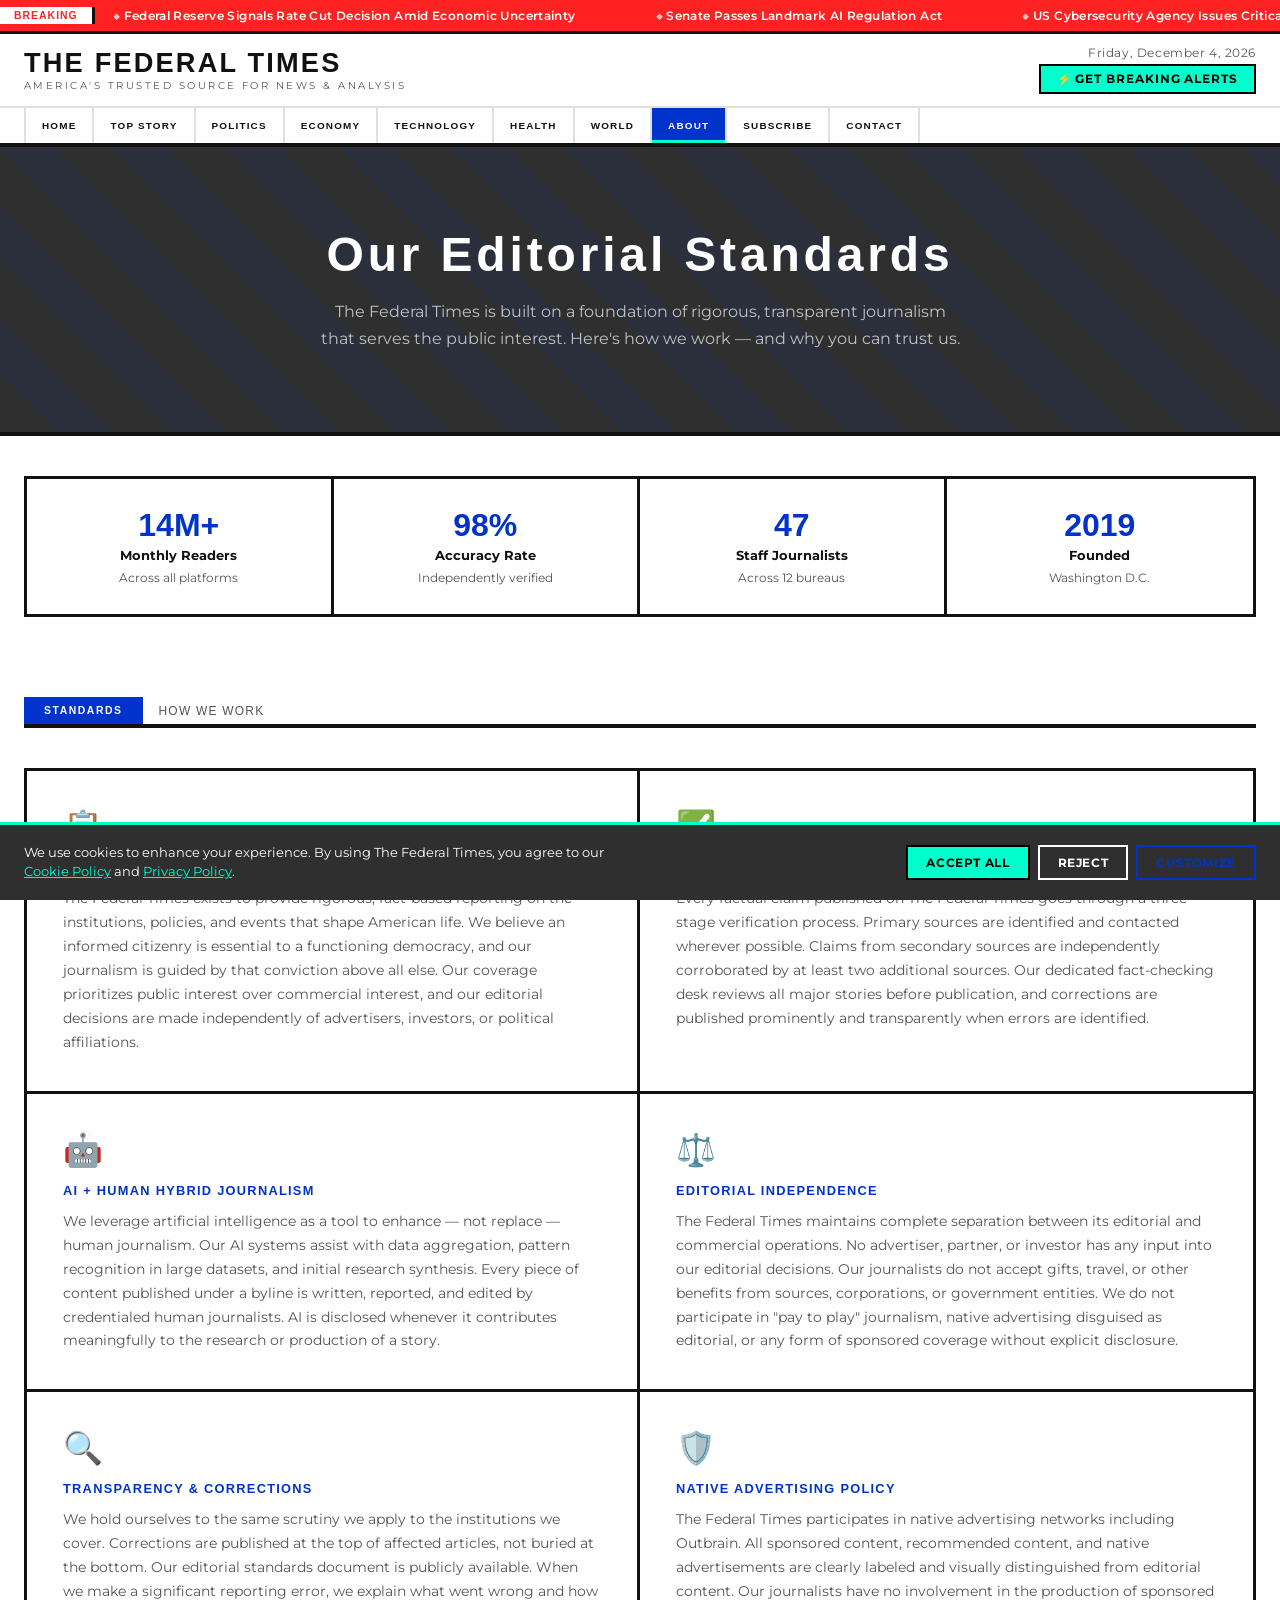
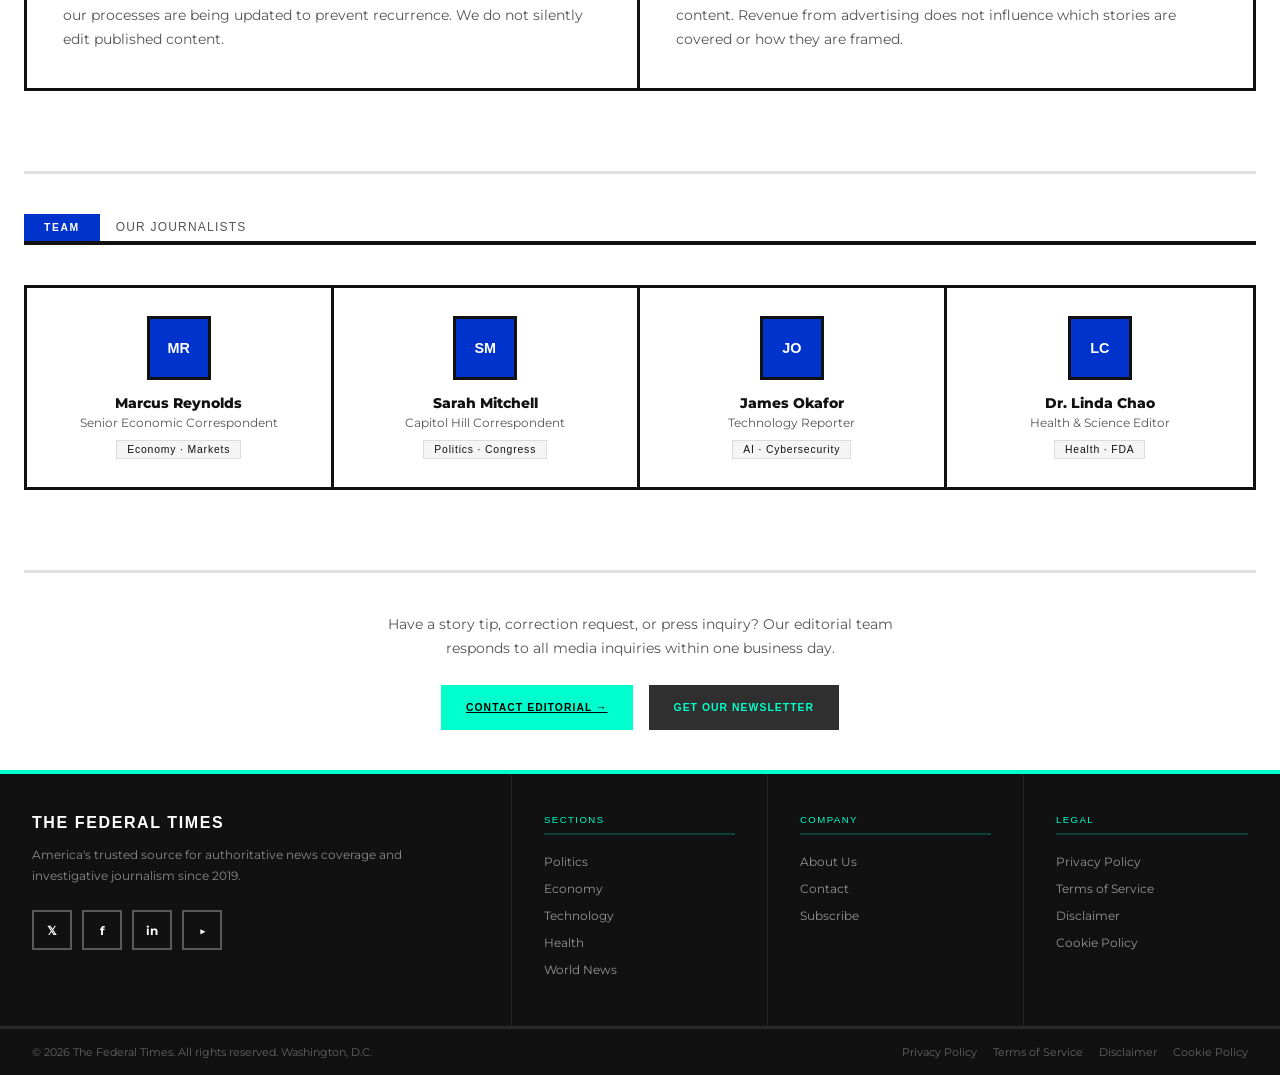
<file: pages/about.html>
<!DOCTYPE html>
<html lang="en">
<head>
<meta charset="UTF-8">
<meta name="viewport" content="width=device-width, initial-scale=1.0">
<meta name="description" content="The Federal Times editorial standards, mission, fact-checking process, and transparency information.">
<title>About — The Federal Times</title>
<link rel="stylesheet" href="../css/style.css">
<style>
.about-hero { background: var(--dark); color: #fff; padding: 80px 40px; border-bottom: 4px solid #111; text-align: center; position: relative; overflow: hidden; }
.about-hero::before { content: ''; position: absolute; inset: 0; background: repeating-linear-gradient(45deg, transparent, transparent 40px, rgba(0,51,204,.08) 40px, rgba(0,51,204,.08) 80px); }
.about-hero h1 { font-family: 'Syncopate', sans-serif; font-size: clamp(1.8rem, 4vw, 3rem); font-weight: 700; letter-spacing: .08em; margin-bottom: 16px; position: relative; }
.about-hero p { font-size: 1rem; color: rgba(255,255,255,.7); max-width: 640px; margin: 0 auto; line-height: 1.7; position: relative; }
.about-grid { display: grid; grid-template-columns: 1fr 1fr; gap: 0; border: 3px solid #111; margin: 40px 0; }
.about-block { padding: 36px; border-right: 3px solid #111; border-bottom: 3px solid #111; }
.about-block:nth-child(2n) { border-right: none; }
.about-block:nth-last-child(-n+2) { border-bottom: none; }
.about-block-icon { font-size: 2rem; margin-bottom: 14px; display: block; }
.about-block h3 { font-family: 'Syncopate', sans-serif; font-size: .8rem; font-weight: 700; letter-spacing: .1em; text-transform: uppercase; margin-bottom: 12px; color: var(--accent); }
.about-block p { font-size: .88rem; line-height: 1.7; color: var(--muted); }
.values-strip { display: grid; grid-template-columns: repeat(4, 1fr); gap: 0; border: 3px solid #111; margin: 40px 0; }
.value-item { padding: 28px 20px; border-right: 3px solid #111; text-align: center; }
.value-item:last-child { border-right: none; }
.value-num { font-family: 'Syncopate', sans-serif; font-size: 2rem; font-weight: 700; color: var(--accent); display: block; margin-bottom: 4px; }
.value-label { font-size: .8rem; font-weight: 700; display: block; margin-bottom: 4px; }
.value-desc { font-size: .72rem; color: var(--muted); }
.team-grid { display: grid; grid-template-columns: repeat(4, 1fr); gap: 0; border: 3px solid #111; margin: 40px 0; }
.team-card { border-right: 3px solid #111; padding: 28px 20px; text-align: center; }
.team-card:last-child { border-right: none; }
.team-avatar { width: 64px; height: 64px; background: var(--accent); border: 3px solid #111; display: flex; align-items: center; justify-content: center; font-family: 'Syncopate', sans-serif; font-size: .9rem; color: #fff; font-weight: 700; margin: 0 auto 14px; }
.team-name { font-weight: 800; font-size: .88rem; margin-bottom: 4px; }
.team-role { font-size: .72rem; color: var(--muted); margin-bottom: 8px; }
.team-beat { display: inline-block; background: var(--card-bg); font-size: .65rem; font-family: 'Syncopate', sans-serif; letter-spacing: .08em; padding: 3px 10px; border: 1px solid #ddd; }
@media (max-width: 768px) {
  .about-grid { grid-template-columns: 1fr; }
  .about-block { border-right: none; }
  .values-strip { grid-template-columns: 1fr 1fr; }
  .value-item:nth-child(2n) { border-right: none; }
  .team-grid { grid-template-columns: 1fr 1fr; }
  .team-card:nth-child(2n) { border-right: none; }
}
</style>
</head>
<body>

<!-- COOKIE BANNER -->
<div id="cookie-banner" style="display:none">
  <p>We use cookies to enhance your experience. By using The Federal Times, you agree to our <a href="cookie-policy.html">Cookie Policy</a> and <a href="privacy.html">Privacy Policy</a>.</p>
  <div class="cookie-btns">
    <button class="btn-accept" onclick="closeCookie('accepted')">Accept All</button>
    <button class="btn-reject" onclick="closeCookie('rejected')">Reject</button>
    <button class="btn-customize" onclick="closeCookie('customized')">Customize</button>
  </div>
</div>
<div id="ticker-bar"><div class="ticker-label">BREAKING</div><div style="overflow:hidden;flex:1"><div class="ticker-track"><span>Federal Reserve Signals Rate Cut Decision Amid Economic Uncertainty</span><span>Senate Passes Landmark AI Regulation Act</span><span>US Cybersecurity Agency Issues Critical Alert For Infrastructure Systems</span><span>Smart Cities Initiative Expands to 40 U.S. Metropolitan Areas</span><span>Federal Reserve Signals Rate Cut Decision Amid Economic Uncertainty</span><span>Senate Passes Landmark AI Regulation Act</span><span>US Cybersecurity Agency Issues Critical Alert</span></div></div></div>
<header>
  <div class="header-top">
    <div class="logo-block"><a class="logo-name" href="../index.html">THE FEDERAL TIMES</a><div class="logo-tagline">America's Trusted Source for News &amp; Analysis</div></div>
    <div class="header-meta"><div class="header-date" id="header-date"></div><button class="header-cta-btn" onclick="openModal('Breaking News Alerts — Free')">⚡ Get Breaking Alerts</button></div>
  </div>
  <nav>
    <a href="../index.html">Home</a><a href="article.html">Top Story</a><a href="politics.html">Politics</a><a href="economy.html">Economy</a><a href="technology.html">Technology</a><a href="health.html">Health</a><a href="world.html">World</a><a href="about.html" class="active">About</a><a href="subscribe.html">Subscribe</a><a href="contact.html">Contact</a>
  </nav>
</header>

<div class="about-hero">
  <h1>Our Editorial Standards</h1>
  <p>The Federal Times is built on a foundation of rigorous, transparent journalism that serves the public interest. Here's how we work — and why you can trust us.</p>
</div>

<div class="container">
  <div class="values-strip">
    <div class="value-item"><span class="value-num">14M+</span><span class="value-label">Monthly Readers</span><span class="value-desc">Across all platforms</span></div>
    <div class="value-item"><span class="value-num">98%</span><span class="value-label">Accuracy Rate</span><span class="value-desc">Independently verified</span></div>
    <div class="value-item"><span class="value-num">47</span><span class="value-label">Staff Journalists</span><span class="value-desc">Across 12 bureaus</span></div>
    <div class="value-item"><span class="value-num">2019</span><span class="value-label">Founded</span><span class="value-desc">Washington D.C.</span></div>
  </div>

  <div class="section">
    <div class="section-header"><div class="section-label">Standards</div><div class="section-title">How We Work</div></div>
    <div class="about-grid">
      <div class="about-block"><span class="about-block-icon">📋</span><h3>Our Mission</h3><p>The Federal Times exists to provide rigorous, fact-based reporting on the institutions, policies, and events that shape American life. We believe an informed citizenry is essential to a functioning democracy, and our journalism is guided by that conviction above all else. Our coverage prioritizes public interest over commercial interest, and our editorial decisions are made independently of advertisers, investors, or political affiliations.</p></div>
      <div class="about-block"><span class="about-block-icon">✅</span><h3>Fact-Checking Process</h3><p>Every factual claim published on The Federal Times goes through a three-stage verification process. Primary sources are identified and contacted wherever possible. Claims from secondary sources are independently corroborated by at least two additional sources. Our dedicated fact-checking desk reviews all major stories before publication, and corrections are published prominently and transparently when errors are identified.</p></div>
      <div class="about-block"><span class="about-block-icon">🤖</span><h3>AI + Human Hybrid Journalism</h3><p>We leverage artificial intelligence as a tool to enhance — not replace — human journalism. Our AI systems assist with data aggregation, pattern recognition in large datasets, and initial research synthesis. Every piece of content published under a byline is written, reported, and edited by credentialed human journalists. AI is disclosed whenever it contributes meaningfully to the research or production of a story.</p></div>
      <div class="about-block"><span class="about-block-icon">⚖️</span><h3>Editorial Independence</h3><p>The Federal Times maintains complete separation between its editorial and commercial operations. No advertiser, partner, or investor has any input into our editorial decisions. Our journalists do not accept gifts, travel, or other benefits from sources, corporations, or government entities. We do not participate in "pay to play" journalism, native advertising disguised as editorial, or any form of sponsored coverage without explicit disclosure.</p></div>
      <div class="about-block"><span class="about-block-icon">🔍</span><h3>Transparency &amp; Corrections</h3><p>We hold ourselves to the same scrutiny we apply to the institutions we cover. Corrections are published at the top of affected articles, not buried at the bottom. Our editorial standards document is publicly available. When we make a significant reporting error, we explain what went wrong and how our processes are being updated to prevent recurrence. We do not silently edit published content.</p></div>
      <div class="about-block"><span class="about-block-icon">🛡️</span><h3>Native Advertising Policy</h3><p>The Federal Times participates in native advertising networks including Outbrain. All sponsored content, recommended content, and native advertisements are clearly labeled and visually distinguished from editorial content. Our journalists have no involvement in the production of sponsored content. Revenue from advertising does not influence which stories are covered or how they are framed.</p></div>
    </div>
  </div>

  <div class="section">
    <div class="section-header"><div class="section-label">Team</div><div class="section-title">Our Journalists</div></div>
    <div class="team-grid">
      <div class="team-card"><div class="team-avatar">MR</div><div class="team-name">Marcus Reynolds</div><div class="team-role">Senior Economic Correspondent</div><span class="team-beat">Economy · Markets</span></div>
      <div class="team-card"><div class="team-avatar">SM</div><div class="team-name">Sarah Mitchell</div><div class="team-role">Capitol Hill Correspondent</div><span class="team-beat">Politics · Congress</span></div>
      <div class="team-card"><div class="team-avatar">JO</div><div class="team-name">James Okafor</div><div class="team-role">Technology Reporter</div><span class="team-beat">AI · Cybersecurity</span></div>
      <div class="team-card"><div class="team-avatar">LC</div><div class="team-name">Dr. Linda Chao</div><div class="team-role">Health &amp; Science Editor</div><span class="team-beat">Health · FDA</span></div>
    </div>
  </div>

  <div style="text-align:center;padding:40px 0">
    <p style="font-size:.88rem;color:var(--muted);max-width:560px;margin:0 auto 24px;line-height:1.7;">Have a story tip, correction request, or press inquiry? Our editorial team responds to all media inquiries within one business day.</p>
    <a href="contact.html" class="btn-neon" style="margin-right:12px;">Contact Editorial →</a>
    <button class="btn-neon" style="background:var(--dark);border-color:var(--dark);color:var(--cta);" onclick="openModal('Stay Informed — Free Newsletter')">Get Our Newsletter</button>
  </div>
</div>

<!-- FOOTER -->
<footer>
  <div class="footer-main">
    <div class="footer-col"><div class="footer-logo">THE FEDERAL TIMES</div><p class="footer-about">America's trusted source for authoritative news coverage and investigative journalism since 2019.</p><div class="social-links"><a class="social-link" href="#">𝕏</a><a class="social-link" href="#">f</a><a class="social-link" href="#">in</a><a class="social-link" href="#">▶</a></div></div>
    <div class="footer-col"><div class="footer-col-title">Sections</div><ul class="footer-links"><li><a href="politics.html">Politics</a></li><li><a href="economy.html">Economy</a></li><li><a href="technology.html">Technology</a></li><li><a href="health.html">Health</a></li><li><a href="world.html">World News</a></li></ul></div>
    <div class="footer-col"><div class="footer-col-title">Company</div><ul class="footer-links"><li><a href="about.html">About Us</a></li><li><a href="contact.html">Contact</a></li><li><a href="subscribe.html">Subscribe</a></li></ul></div>
    <div class="footer-col"><div class="footer-col-title">Legal</div><ul class="footer-links"><li><a href="privacy.html">Privacy Policy</a></li><li><a href="terms.html">Terms of Service</a></li><li><a href="disclaimer.html">Disclaimer</a></li><li><a href="cookie-policy.html">Cookie Policy</a></li></ul></div>
  </div>
  <div class="footer-bottom"><p>© 2026 The Federal Times. All rights reserved. Washington, D.C.</p><div class="footer-legal"><a href="privacy.html">Privacy Policy</a><a href="terms.html">Terms of Service</a><a href="disclaimer.html">Disclaimer</a><a href="cookie-policy.html">Cookie Policy</a></div></div>
</footer>

<!-- MODAL -->
<div id="modal-overlay" onclick="closeModal(event)"><div class="modal-box" onclick="event.stopPropagation()"><div class="modal-header"><h3>🔐 Join The Federal Times</h3><button class="modal-close" onclick="closeModal()">✕</button></div><div class="modal-body"><div class="modal-plan-badge" id="modal-plan-badge">Free Subscription</div><div class="modal-form-row"><label>Full Name *</label><input type="text" class="modal-input" id="modal-name" placeholder="Enter your full name"></div><div class="modal-form-row"><label>Email Address *</label><input type="email" class="modal-input" id="modal-email" placeholder="your@email.com"></div><div class="modal-form-row"><label>Phone Number</label><input type="tel" class="modal-input" id="modal-phone" placeholder="+1 (555) 000-0000"></div><div class="modal-form-row"><label>Selected Plan</label><input type="text" class="modal-input" id="modal-plan-input" readonly style="background:#f5f5f5;cursor:default"></div><input type="hidden" id="modal-plan-hidden"><div class="modal-consent"><input type="checkbox" id="modal-consent-check"><label for="modal-consent-check">I agree to the <a href="terms.html">Terms of Service</a> and <a href="privacy.html">Privacy Policy</a>, and consent to receive communications from The Federal Times.</label></div><button class="modal-submit" onclick="submitModal()">✓ Confirm &amp; Subscribe →</button><div class="success-msg" id="modal-success" style="display:none">🎉 Welcome! Check your inbox to confirm.</div></div></div></div>
<script src="../js/main.js"></script>
</body>
</html>
</file>
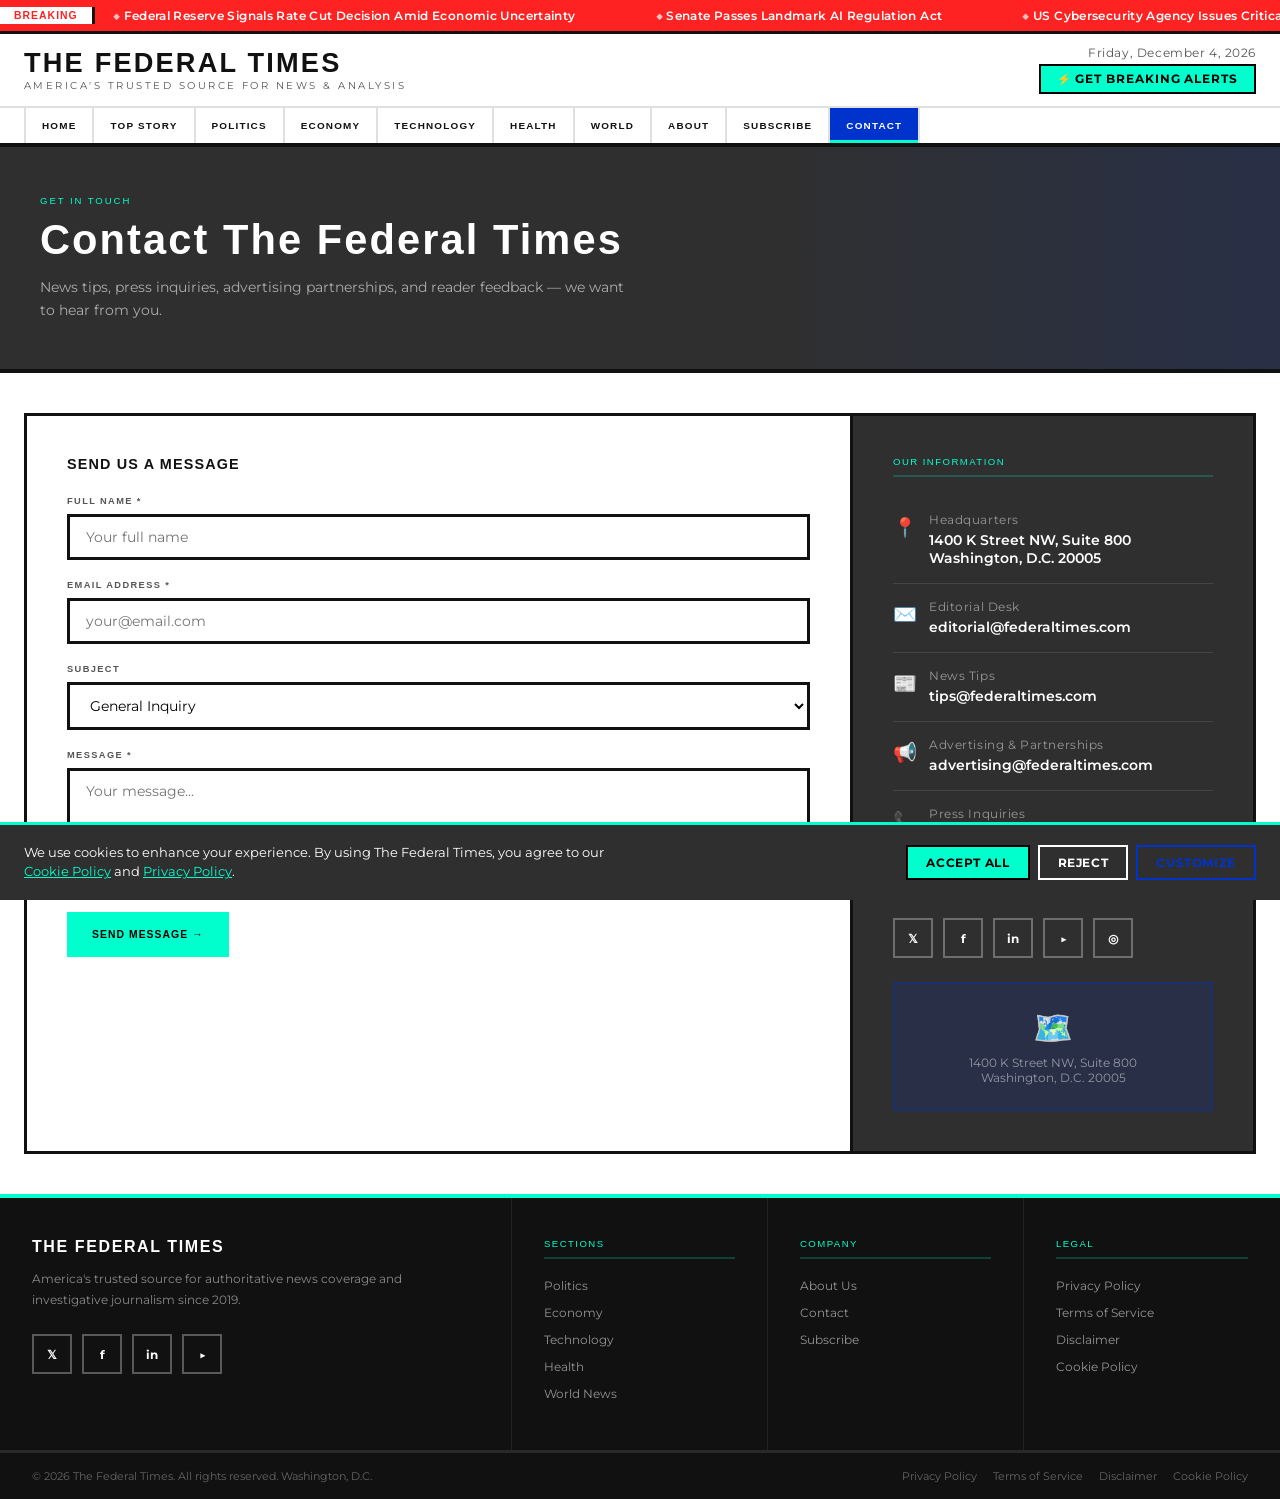
<file: pages/contact.html>
<!DOCTYPE html>
<html lang="en">
<head>
<meta charset="UTF-8">
<meta name="viewport" content="width=device-width, initial-scale=1.0">
<meta name="description" content="Contact The Federal Times. Reach our editorial desk, submit news tips, advertising inquiries, or reader feedback.">
<title>Contact — The Federal Times</title>
<link rel="stylesheet" href="../css/style.css">
<style>
.contact-layout { display: grid; grid-template-columns: 1fr 400px; gap: 0; border: 3px solid #111; margin: 40px 0; }
.contact-form-area { border-right: 3px solid #111; padding: 40px; }
.contact-info-area { padding: 40px; background: var(--dark); color: #fff; }
.contact-info-area .form-row label { color: rgba(255,255,255,.5); }
.contact-info-item { display: flex; gap: 12px; align-items: flex-start; padding: 16px 0; border-bottom: 1px solid rgba(255,255,255,.1); }
.contact-info-item:last-of-type { border-bottom: none; }
.contact-icon { font-size: 1.2rem; flex-shrink: 0; margin-top: 2px; }
.contact-detail-title { font-size: .72rem; color: rgba(255,255,255,.5); letter-spacing: .05em; margin-bottom: 4px; }
.contact-detail-value { font-size: .88rem; font-weight: 600; }
.contact-info-widget-title { font-family: 'Syncopate', sans-serif; font-size: .6rem; letter-spacing: .15em; text-transform: uppercase; color: var(--cta); margin-bottom: 20px; padding-bottom: 8px; border-bottom: 2px solid rgba(0,255,204,.2); }
.map-placeholder { background: rgba(0,51,204,.15); border: 2px solid rgba(0,51,204,.3); padding: 24px; text-align: center; margin-top: 24px; }
.map-placeholder p { font-size: .75rem; color: rgba(255,255,255,.5); margin-top: 8px; }
@media (max-width: 768px) {
  .contact-layout { grid-template-columns: 1fr; }
  .contact-form-area { border-right: none; border-bottom: 3px solid #111; }
}
</style>
</head>
<body>
<div id="cookie-banner" style="display:none"><p>We use cookies to enhance your experience. By using The Federal Times, you agree to our <a href="cookie-policy.html">Cookie Policy</a> and <a href="privacy.html">Privacy Policy</a>.</p><div class="cookie-btns"><button class="btn-accept" onclick="closeCookie('accepted')">Accept All</button><button class="btn-reject" onclick="closeCookie('rejected')">Reject</button><button class="btn-customize" onclick="closeCookie('customized')">Customize</button></div></div>
<div id="ticker-bar"><div class="ticker-label">BREAKING</div><div style="overflow:hidden;flex:1"><div class="ticker-track"><span>Federal Reserve Signals Rate Cut Decision Amid Economic Uncertainty</span><span>Senate Passes Landmark AI Regulation Act</span><span>US Cybersecurity Agency Issues Critical Alert</span><span>Smart Cities Initiative Expands to 40 U.S. Metropolitan Areas</span><span>Federal Reserve Signals Rate Cut Decision</span><span>Senate Passes Landmark AI Regulation Act</span><span>US Cybersecurity Agency Issues Critical Alert</span></div></div></div>
<header>
  <div class="header-top"><div class="logo-block"><a class="logo-name" href="../index.html">THE FEDERAL TIMES</a><div class="logo-tagline">America's Trusted Source for News &amp; Analysis</div></div><div class="header-meta"><div class="header-date" id="header-date"></div><button class="header-cta-btn" onclick="openModal('Breaking News Alerts — Free')">⚡ Get Breaking Alerts</button></div></div>
  <nav><a href="../index.html">Home</a><a href="article.html">Top Story</a><a href="politics.html">Politics</a><a href="economy.html">Economy</a><a href="technology.html">Technology</a><a href="health.html">Health</a><a href="world.html">World</a><a href="about.html">About</a><a href="subscribe.html">Subscribe</a><a href="contact.html" class="active">Contact</a></nav>
</header>

<div class="page-banner">
  <div class="page-banner-eyebrow">Get In Touch</div>
  <h1>Contact The Federal Times</h1>
  <p>News tips, press inquiries, advertising partnerships, and reader feedback — we want to hear from you.</p>
</div>

<div class="container">
  <div class="contact-layout">
    <div class="contact-form-area">
      <h2 style="font-family:'Syncopate',sans-serif;font-size:.9rem;font-weight:700;letter-spacing:.08em;margin-bottom:24px;text-transform:uppercase;">Send Us a Message</h2>
      <div class="form-row"><label>Full Name *</label><input type="text" class="form-input" placeholder="Your full name" id="c-name"></div>
      <div class="form-row"><label>Email Address *</label><input type="email" class="form-input" placeholder="your@email.com" id="c-email"></div>
      <div class="form-row"><label>Subject</label>
        <select class="form-input">
          <option>General Inquiry</option>
          <option>News Tip / Story Lead</option>
          <option>Press &amp; Media Inquiry</option>
          <option>Advertising &amp; Partnerships</option>
          <option>Subscription Support</option>
          <option>Corrections &amp; Feedback</option>
        </select>
      </div>
      <div class="form-row"><label>Message *</label><textarea class="form-input" placeholder="Your message..." id="c-msg"></textarea></div>
      <button class="btn-neon" onclick="document.getElementById('contact-success').style.display='block';this.disabled=true;this.textContent='Message Sent ✓'">Send Message →</button>
      <div class="success-msg" id="contact-success" style="display:none">✓ Message sent. We'll respond within 1–2 business days.</div>
    </div>
    <div class="contact-info-area">
      <div class="contact-info-widget-title">Our Information</div>
      <div class="contact-info-item">
        <span class="contact-icon">📍</span>
        <div><div class="contact-detail-title">Headquarters</div><div class="contact-detail-value">1400 K Street NW, Suite 800<br>Washington, D.C. 20005</div></div>
      </div>
      <div class="contact-info-item">
        <span class="contact-icon">✉️</span>
        <div><div class="contact-detail-title">Editorial Desk</div><div class="contact-detail-value">editorial@federaltimes.com</div></div>
      </div>
      <div class="contact-info-item">
        <span class="contact-icon">📰</span>
        <div><div class="contact-detail-title">News Tips</div><div class="contact-detail-value">tips@federaltimes.com</div></div>
      </div>
      <div class="contact-info-item">
        <span class="contact-icon">📢</span>
        <div><div class="contact-detail-title">Advertising &amp; Partnerships</div><div class="contact-detail-value">advertising@federaltimes.com</div></div>
      </div>
      <div class="contact-info-item">
        <span class="contact-icon">📞</span>
        <div><div class="contact-detail-title">Press Inquiries</div><div class="contact-detail-value">+1 (202) 555-0190</div></div>
      </div>
      <div style="margin-top:24px">
        <div style="font-family:'Syncopate',sans-serif;font-size:.58rem;letter-spacing:.15em;color:rgba(255,255,255,.4);text-transform:uppercase;margin-bottom:12px">Follow Us</div>
        <div class="social-links">
          <a class="social-link" href="#" title="X">𝕏</a>
          <a class="social-link" href="#" title="Facebook">f</a>
          <a class="social-link" href="#" title="LinkedIn">in</a>
          <a class="social-link" href="#" title="YouTube">▶</a>
          <a class="social-link" href="#" title="Instagram">◎</a>
        </div>
      </div>
      <div class="map-placeholder">
        <div style="font-size:2rem">🗺️</div>
        <p>1400 K Street NW, Suite 800<br>Washington, D.C. 20005</p>
      </div>
    </div>
  </div>
</div>

<footer><div class="footer-main"><div class="footer-col"><div class="footer-logo">THE FEDERAL TIMES</div><p class="footer-about">America's trusted source for authoritative news coverage and investigative journalism since 2019.</p><div class="social-links"><a class="social-link" href="#">𝕏</a><a class="social-link" href="#">f</a><a class="social-link" href="#">in</a><a class="social-link" href="#">▶</a></div></div><div class="footer-col"><div class="footer-col-title">Sections</div><ul class="footer-links"><li><a href="politics.html">Politics</a></li><li><a href="economy.html">Economy</a></li><li><a href="technology.html">Technology</a></li><li><a href="health.html">Health</a></li><li><a href="world.html">World News</a></li></ul></div><div class="footer-col"><div class="footer-col-title">Company</div><ul class="footer-links"><li><a href="about.html">About Us</a></li><li><a href="contact.html">Contact</a></li><li><a href="subscribe.html">Subscribe</a></li></ul></div><div class="footer-col"><div class="footer-col-title">Legal</div><ul class="footer-links"><li><a href="privacy.html">Privacy Policy</a></li><li><a href="terms.html">Terms of Service</a></li><li><a href="disclaimer.html">Disclaimer</a></li><li><a href="cookie-policy.html">Cookie Policy</a></li></ul></div></div><div class="footer-bottom"><p>© 2026 The Federal Times. All rights reserved. Washington, D.C.</p><div class="footer-legal"><a href="privacy.html">Privacy Policy</a><a href="terms.html">Terms of Service</a><a href="disclaimer.html">Disclaimer</a><a href="cookie-policy.html">Cookie Policy</a></div></div></footer>
<div id="modal-overlay" onclick="closeModal(event)"><div class="modal-box" onclick="event.stopPropagation()"><div class="modal-header"><h3>🔐 Join The Federal Times</h3><button class="modal-close" onclick="closeModal()">✕</button></div><div class="modal-body"><div class="modal-plan-badge" id="modal-plan-badge">Free Subscription</div><div class="modal-form-row"><label>Full Name *</label><input type="text" class="modal-input" id="modal-name" placeholder="Enter your full name"></div><div class="modal-form-row"><label>Email Address *</label><input type="email" class="modal-input" id="modal-email" placeholder="your@email.com"></div><div class="modal-form-row"><label>Phone Number</label><input type="tel" class="modal-input" id="modal-phone" placeholder="+1 (555) 000-0000"></div><div class="modal-form-row"><label>Selected Plan</label><input type="text" class="modal-input" id="modal-plan-input" readonly style="background:#f5f5f5;cursor:default"></div><input type="hidden" id="modal-plan-hidden"><div class="modal-consent"><input type="checkbox" id="modal-consent-check"><label for="modal-consent-check">I agree to the <a href="terms.html">Terms of Service</a> and <a href="privacy.html">Privacy Policy</a>, and consent to receive communications from The Federal Times.</label></div><button class="modal-submit" onclick="submitModal()">✓ Confirm &amp; Subscribe →</button><div class="success-msg" id="modal-success" style="display:none">🎉 Welcome! Check your inbox to confirm.</div></div></div></div>
<script src="../js/main.js"></script>
</body>
</html>
</file>
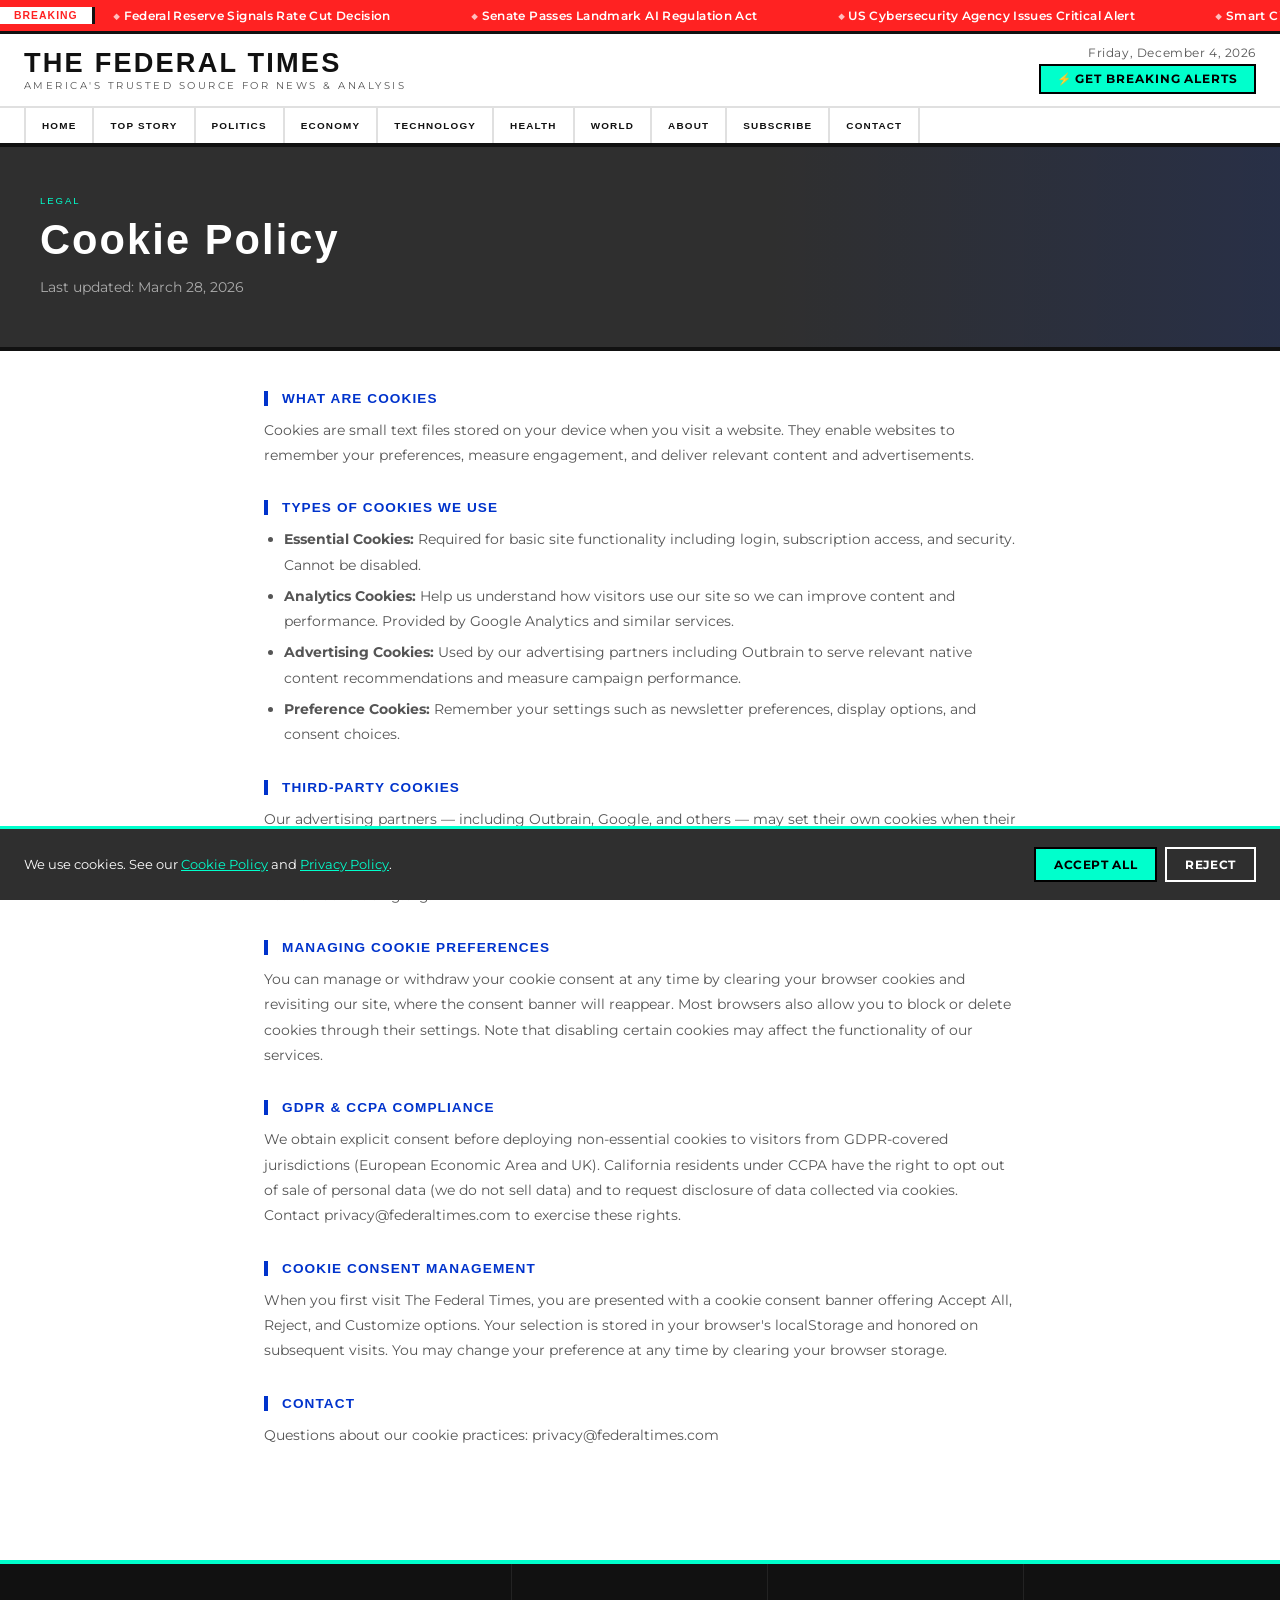
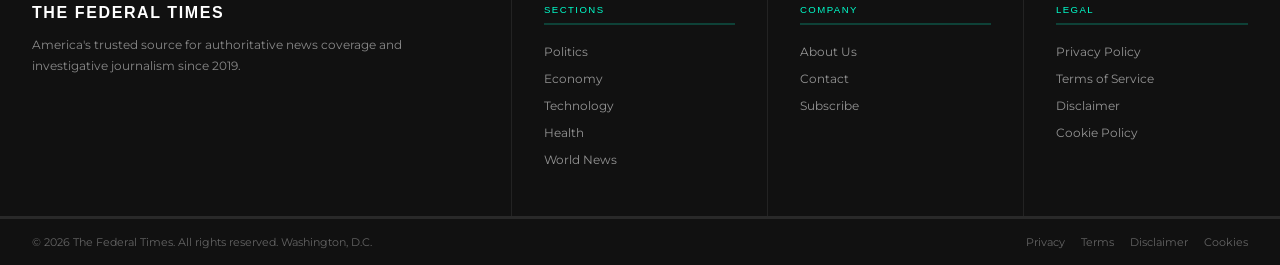
<file: pages/cookie-policy.html>
<!DOCTYPE html>
<html lang="en">
<head>
<meta charset="UTF-8">
<meta name="viewport" content="width=device-width, initial-scale=1.0">
<title>Cookie Policy — The Federal Times</title>
<link rel="stylesheet" href="../css/style.css">
</head>
<body>
<div id="cookie-banner" style="display:none"><p>We use cookies. See our <a href="cookie-policy.html">Cookie Policy</a> and <a href="privacy.html">Privacy Policy</a>.</p><div class="cookie-btns"><button class="btn-accept" onclick="closeCookie('accepted')">Accept All</button><button class="btn-reject" onclick="closeCookie('rejected')">Reject</button></div></div>
<div id="ticker-bar"><div class="ticker-label">BREAKING</div><div style="overflow:hidden;flex:1"><div class="ticker-track"><span>Federal Reserve Signals Rate Cut Decision</span><span>Senate Passes Landmark AI Regulation Act</span><span>US Cybersecurity Agency Issues Critical Alert</span><span>Smart Cities Initiative Expands to 40 U.S. Metropolitan Areas</span><span>Federal Reserve Signals Rate Cut Decision</span><span>Senate Passes Landmark AI Regulation Act</span></div></div></div>
<header><div class="header-top"><div class="logo-block"><a class="logo-name" href="../index.html">THE FEDERAL TIMES</a><div class="logo-tagline">America's Trusted Source for News &amp; Analysis</div></div><div class="header-meta"><div class="header-date" id="header-date"></div><button class="header-cta-btn" onclick="openModal('Breaking News Alerts — Free')">⚡ Get Breaking Alerts</button></div></div><nav><a href="../index.html">Home</a><a href="article.html">Top Story</a><a href="politics.html">Politics</a><a href="economy.html">Economy</a><a href="technology.html">Technology</a><a href="health.html">Health</a><a href="world.html">World</a><a href="about.html">About</a><a href="subscribe.html">Subscribe</a><a href="contact.html">Contact</a></nav></header>
<div class="page-banner"><div class="page-banner-eyebrow">Legal</div><h1>Cookie Policy</h1><p>Last updated: March 28, 2026</p></div>
<div class="legal-content">

<h2>What Are Cookies</h2>
<p>Cookies are small text files stored on your device when you visit a website. They enable websites to remember your preferences, measure engagement, and deliver relevant content and advertisements.</p>
<h2>Types of Cookies We Use</h2>
<ul>
<li><strong>Essential Cookies:</strong> Required for basic site functionality including login, subscription access, and security. Cannot be disabled.</li>
<li><strong>Analytics Cookies:</strong> Help us understand how visitors use our site so we can improve content and performance. Provided by Google Analytics and similar services.</li>
<li><strong>Advertising Cookies:</strong> Used by our advertising partners including Outbrain to serve relevant native content recommendations and measure campaign performance.</li>
<li><strong>Preference Cookies:</strong> Remember your settings such as newsletter preferences, display options, and consent choices.</li>
</ul>
<h2>Third-Party Cookies</h2>
<p>Our advertising partners — including Outbrain, Google, and others — may set their own cookies when their content or advertisements are served on our platform. These cookies are subject to the respective privacy policies of each partner. You can opt out of interest-based advertising at aboutads.info or networkadvertising.org.</p>
<h2>Managing Cookie Preferences</h2>
<p>You can manage or withdraw your cookie consent at any time by clearing your browser cookies and revisiting our site, where the consent banner will reappear. Most browsers also allow you to block or delete cookies through their settings. Note that disabling certain cookies may affect the functionality of our services.</p>
<h2>GDPR &amp; CCPA Compliance</h2>
<p>We obtain explicit consent before deploying non-essential cookies to visitors from GDPR-covered jurisdictions (European Economic Area and UK). California residents under CCPA have the right to opt out of sale of personal data (we do not sell data) and to request disclosure of data collected via cookies. Contact privacy@federaltimes.com to exercise these rights.</p>
<h2>Cookie Consent Management</h2>
<p>When you first visit The Federal Times, you are presented with a cookie consent banner offering Accept All, Reject, and Customize options. Your selection is stored in your browser's localStorage and honored on subsequent visits. You may change your preference at any time by clearing your browser storage.</p>
<h2>Contact</h2>
<p>Questions about our cookie practices: privacy@federaltimes.com</p>

</div>
<footer><div class="footer-main"><div class="footer-col"><div class="footer-logo">THE FEDERAL TIMES</div><p class="footer-about">America's trusted source for authoritative news coverage and investigative journalism since 2019.</p></div><div class="footer-col"><div class="footer-col-title">Sections</div><ul class="footer-links"><li><a href="politics.html">Politics</a></li><li><a href="economy.html">Economy</a></li><li><a href="technology.html">Technology</a></li><li><a href="health.html">Health</a></li><li><a href="world.html">World News</a></li></ul></div><div class="footer-col"><div class="footer-col-title">Company</div><ul class="footer-links"><li><a href="about.html">About Us</a></li><li><a href="contact.html">Contact</a></li><li><a href="subscribe.html">Subscribe</a></li></ul></div><div class="footer-col"><div class="footer-col-title">Legal</div><ul class="footer-links"><li><a href="privacy.html">Privacy Policy</a></li><li><a href="terms.html">Terms of Service</a></li><li><a href="disclaimer.html">Disclaimer</a></li><li><a href="cookie-policy.html">Cookie Policy</a></li></ul></div></div><div class="footer-bottom"><p>&#169; 2026 The Federal Times. All rights reserved. Washington, D.C.</p><div class="footer-legal"><a href="privacy.html">Privacy</a><a href="terms.html">Terms</a><a href="disclaimer.html">Disclaimer</a><a href="cookie-policy.html">Cookies</a></div></div></footer>
<div id="modal-overlay" onclick="closeModal(event)"><div class="modal-box" onclick="event.stopPropagation()"><div class="modal-header"><h3>Join The Federal Times</h3><button class="modal-close" onclick="closeModal()">&#10005;</button></div><div class="modal-body"><div class="modal-plan-badge" id="modal-plan-badge">Free Subscription</div><div class="modal-form-row"><label>Full Name *</label><input type="text" class="modal-input" id="modal-name" placeholder="Enter your full name"></div><div class="modal-form-row"><label>Email Address *</label><input type="email" class="modal-input" id="modal-email" placeholder="your@email.com"></div><div class="modal-form-row"><label>Phone Number</label><input type="tel" class="modal-input" id="modal-phone" placeholder="+1 (555) 000-0000"></div><div class="modal-form-row"><label>Selected Plan</label><input type="text" class="modal-input" id="modal-plan-input" readonly style="background:#f5f5f5;cursor:default"></div><input type="hidden" id="modal-plan-hidden"><div class="modal-consent"><input type="checkbox" id="modal-consent-check"><label for="modal-consent-check">I agree to the <a href="terms.html">Terms of Service</a> and <a href="privacy.html">Privacy Policy</a>.</label></div><button class="modal-submit" onclick="submitModal()">Confirm &amp; Subscribe</button><div class="success-msg" id="modal-success" style="display:none">Welcome! Check your inbox.</div></div></div></div>
<script src="../js/main.js"></script>
</body>
</html>
</file>
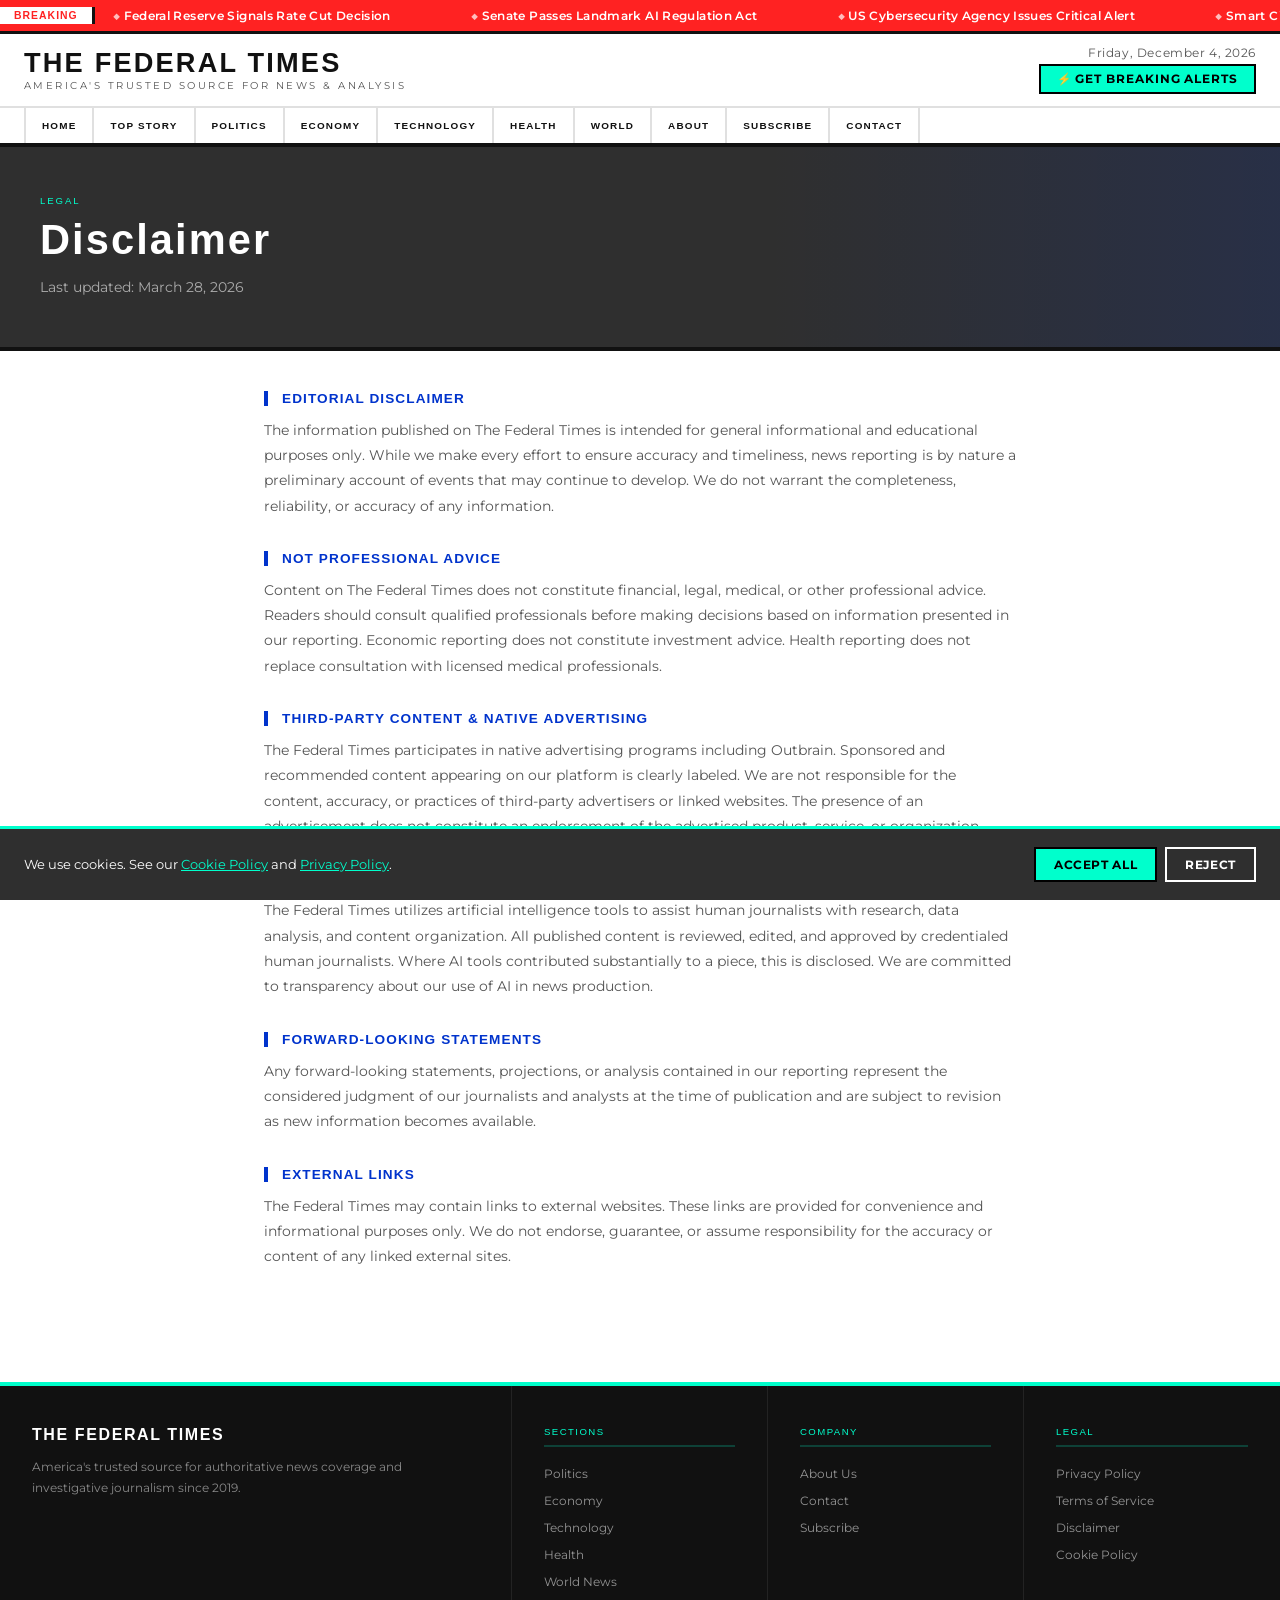
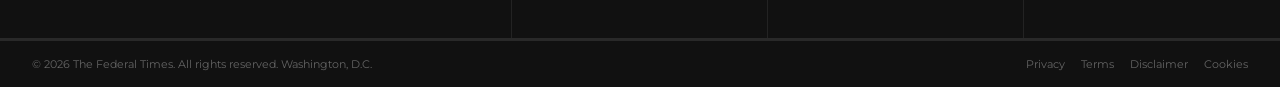
<file: pages/disclaimer.html>
<!DOCTYPE html>
<html lang="en">
<head>
<meta charset="UTF-8">
<meta name="viewport" content="width=device-width, initial-scale=1.0">
<title>Disclaimer — The Federal Times</title>
<link rel="stylesheet" href="../css/style.css">
</head>
<body>
<div id="cookie-banner" style="display:none"><p>We use cookies. See our <a href="cookie-policy.html">Cookie Policy</a> and <a href="privacy.html">Privacy Policy</a>.</p><div class="cookie-btns"><button class="btn-accept" onclick="closeCookie('accepted')">Accept All</button><button class="btn-reject" onclick="closeCookie('rejected')">Reject</button></div></div>
<div id="ticker-bar"><div class="ticker-label">BREAKING</div><div style="overflow:hidden;flex:1"><div class="ticker-track"><span>Federal Reserve Signals Rate Cut Decision</span><span>Senate Passes Landmark AI Regulation Act</span><span>US Cybersecurity Agency Issues Critical Alert</span><span>Smart Cities Initiative Expands to 40 U.S. Metropolitan Areas</span><span>Federal Reserve Signals Rate Cut Decision</span><span>Senate Passes Landmark AI Regulation Act</span></div></div></div>
<header><div class="header-top"><div class="logo-block"><a class="logo-name" href="../index.html">THE FEDERAL TIMES</a><div class="logo-tagline">America's Trusted Source for News &amp; Analysis</div></div><div class="header-meta"><div class="header-date" id="header-date"></div><button class="header-cta-btn" onclick="openModal('Breaking News Alerts — Free')">⚡ Get Breaking Alerts</button></div></div><nav><a href="../index.html">Home</a><a href="article.html">Top Story</a><a href="politics.html">Politics</a><a href="economy.html">Economy</a><a href="technology.html">Technology</a><a href="health.html">Health</a><a href="world.html">World</a><a href="about.html">About</a><a href="subscribe.html">Subscribe</a><a href="contact.html">Contact</a></nav></header>
<div class="page-banner"><div class="page-banner-eyebrow">Legal</div><h1>Disclaimer</h1><p>Last updated: March 28, 2026</p></div>
<div class="legal-content">

<h2>Editorial Disclaimer</h2>
<p>The information published on The Federal Times is intended for general informational and educational purposes only. While we make every effort to ensure accuracy and timeliness, news reporting is by nature a preliminary account of events that may continue to develop. We do not warrant the completeness, reliability, or accuracy of any information.</p>
<h2>Not Professional Advice</h2>
<p>Content on The Federal Times does not constitute financial, legal, medical, or other professional advice. Readers should consult qualified professionals before making decisions based on information presented in our reporting. Economic reporting does not constitute investment advice. Health reporting does not replace consultation with licensed medical professionals.</p>
<h2>Third-Party Content &amp; Native Advertising</h2>
<p>The Federal Times participates in native advertising programs including Outbrain. Sponsored and recommended content appearing on our platform is clearly labeled. We are not responsible for the content, accuracy, or practices of third-party advertisers or linked websites. The presence of an advertisement does not constitute an endorsement of the advertised product, service, or organization.</p>
<h2>AI-Assisted Content</h2>
<p>The Federal Times utilizes artificial intelligence tools to assist human journalists with research, data analysis, and content organization. All published content is reviewed, edited, and approved by credentialed human journalists. Where AI tools contributed substantially to a piece, this is disclosed. We are committed to transparency about our use of AI in news production.</p>
<h2>Forward-Looking Statements</h2>
<p>Any forward-looking statements, projections, or analysis contained in our reporting represent the considered judgment of our journalists and analysts at the time of publication and are subject to revision as new information becomes available.</p>
<h2>External Links</h2>
<p>The Federal Times may contain links to external websites. These links are provided for convenience and informational purposes only. We do not endorse, guarantee, or assume responsibility for the accuracy or content of any linked external sites.</p>

</div>
<footer><div class="footer-main"><div class="footer-col"><div class="footer-logo">THE FEDERAL TIMES</div><p class="footer-about">America's trusted source for authoritative news coverage and investigative journalism since 2019.</p></div><div class="footer-col"><div class="footer-col-title">Sections</div><ul class="footer-links"><li><a href="politics.html">Politics</a></li><li><a href="economy.html">Economy</a></li><li><a href="technology.html">Technology</a></li><li><a href="health.html">Health</a></li><li><a href="world.html">World News</a></li></ul></div><div class="footer-col"><div class="footer-col-title">Company</div><ul class="footer-links"><li><a href="about.html">About Us</a></li><li><a href="contact.html">Contact</a></li><li><a href="subscribe.html">Subscribe</a></li></ul></div><div class="footer-col"><div class="footer-col-title">Legal</div><ul class="footer-links"><li><a href="privacy.html">Privacy Policy</a></li><li><a href="terms.html">Terms of Service</a></li><li><a href="disclaimer.html">Disclaimer</a></li><li><a href="cookie-policy.html">Cookie Policy</a></li></ul></div></div><div class="footer-bottom"><p>&#169; 2026 The Federal Times. All rights reserved. Washington, D.C.</p><div class="footer-legal"><a href="privacy.html">Privacy</a><a href="terms.html">Terms</a><a href="disclaimer.html">Disclaimer</a><a href="cookie-policy.html">Cookies</a></div></div></footer>
<div id="modal-overlay" onclick="closeModal(event)"><div class="modal-box" onclick="event.stopPropagation()"><div class="modal-header"><h3>Join The Federal Times</h3><button class="modal-close" onclick="closeModal()">&#10005;</button></div><div class="modal-body"><div class="modal-plan-badge" id="modal-plan-badge">Free Subscription</div><div class="modal-form-row"><label>Full Name *</label><input type="text" class="modal-input" id="modal-name" placeholder="Enter your full name"></div><div class="modal-form-row"><label>Email Address *</label><input type="email" class="modal-input" id="modal-email" placeholder="your@email.com"></div><div class="modal-form-row"><label>Phone Number</label><input type="tel" class="modal-input" id="modal-phone" placeholder="+1 (555) 000-0000"></div><div class="modal-form-row"><label>Selected Plan</label><input type="text" class="modal-input" id="modal-plan-input" readonly style="background:#f5f5f5;cursor:default"></div><input type="hidden" id="modal-plan-hidden"><div class="modal-consent"><input type="checkbox" id="modal-consent-check"><label for="modal-consent-check">I agree to the <a href="terms.html">Terms of Service</a> and <a href="privacy.html">Privacy Policy</a>.</label></div><button class="modal-submit" onclick="submitModal()">Confirm &amp; Subscribe</button><div class="success-msg" id="modal-success" style="display:none">Welcome! Check your inbox.</div></div></div></div>
<script src="../js/main.js"></script>
</body>
</html>
</file>
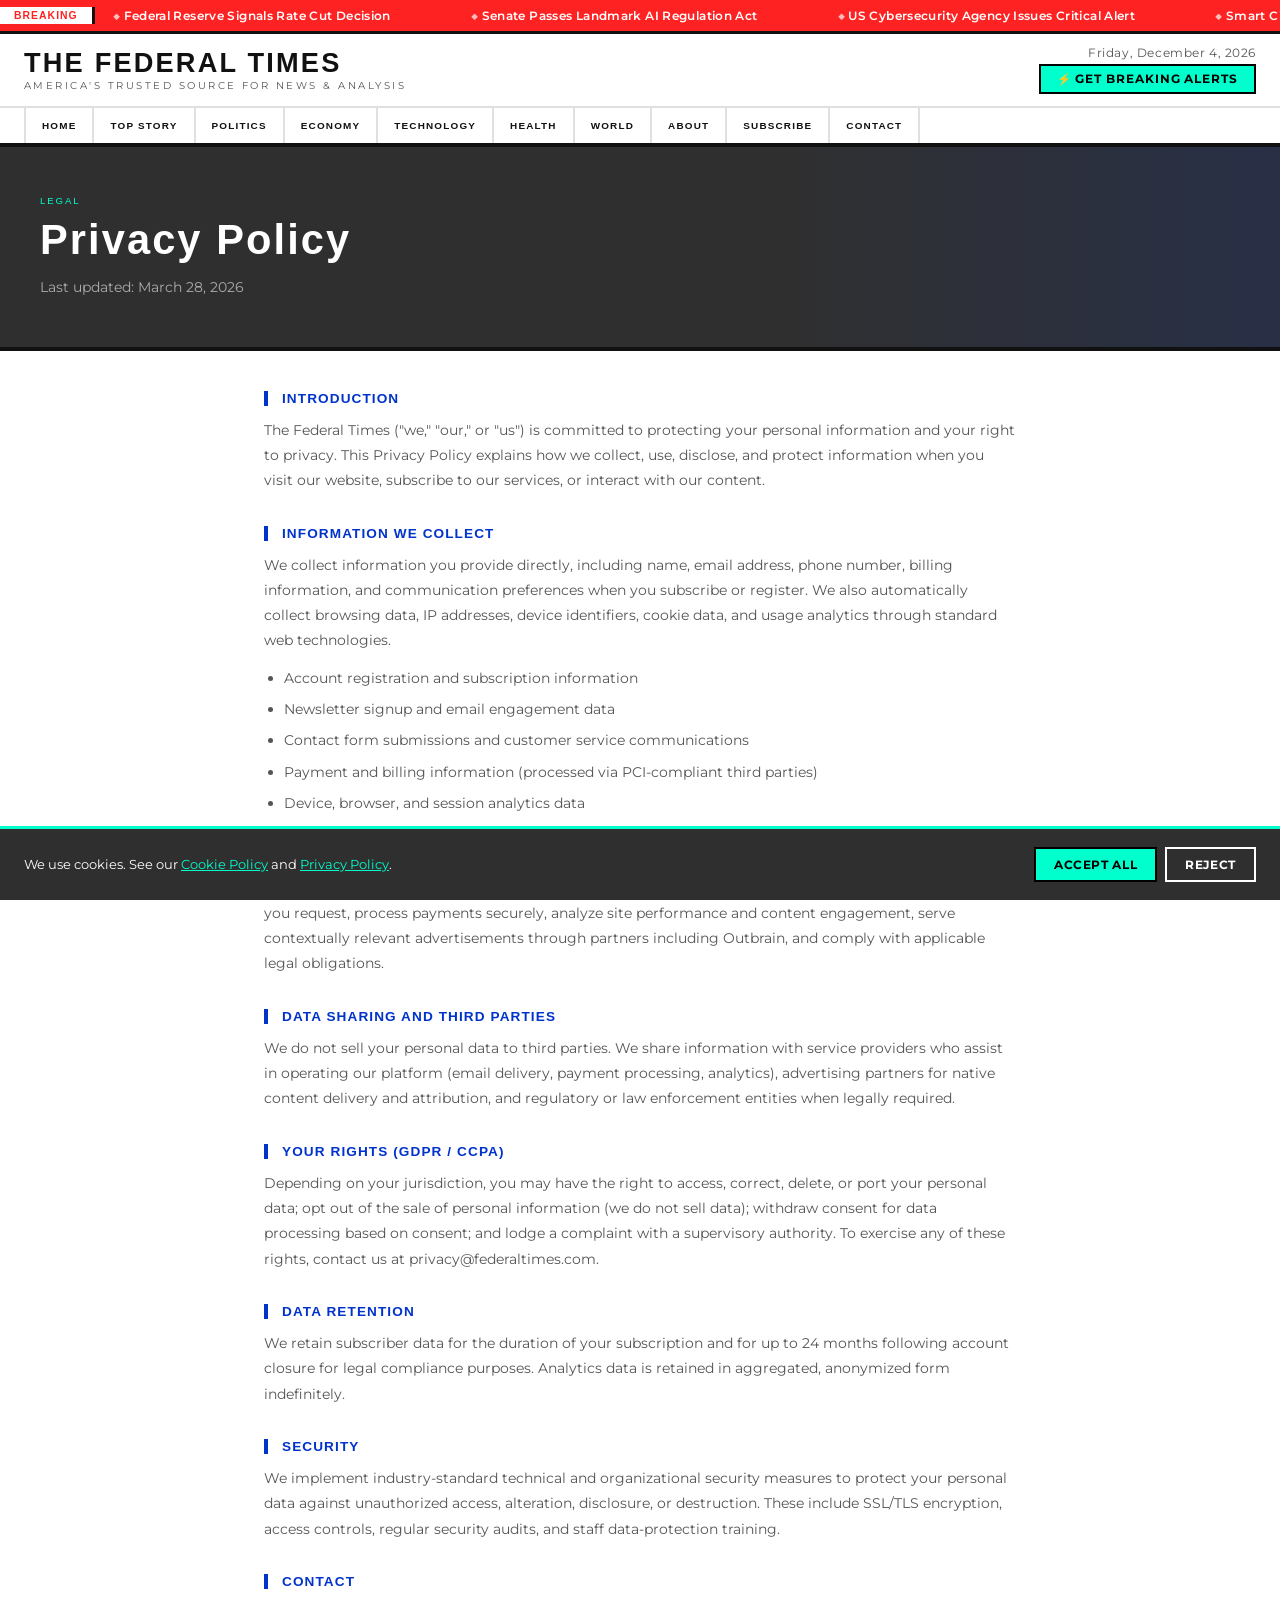
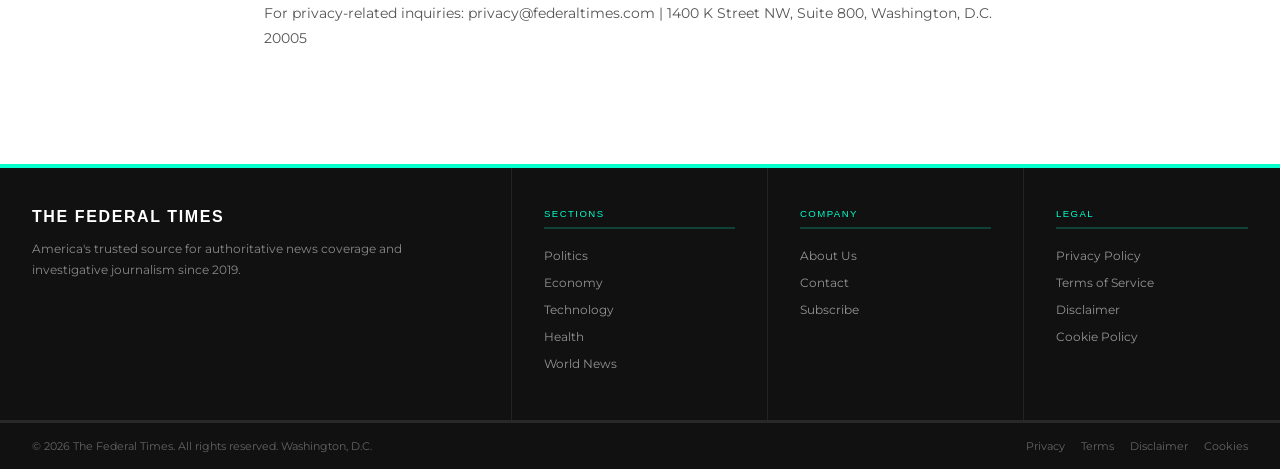
<file: pages/privacy.html>
<!DOCTYPE html>
<html lang="en">
<head>
<meta charset="UTF-8">
<meta name="viewport" content="width=device-width, initial-scale=1.0">
<title>Privacy Policy — The Federal Times</title>
<link rel="stylesheet" href="../css/style.css">
</head>
<body>
<div id="cookie-banner" style="display:none"><p>We use cookies. See our <a href="cookie-policy.html">Cookie Policy</a> and <a href="privacy.html">Privacy Policy</a>.</p><div class="cookie-btns"><button class="btn-accept" onclick="closeCookie('accepted')">Accept All</button><button class="btn-reject" onclick="closeCookie('rejected')">Reject</button></div></div>
<div id="ticker-bar"><div class="ticker-label">BREAKING</div><div style="overflow:hidden;flex:1"><div class="ticker-track"><span>Federal Reserve Signals Rate Cut Decision</span><span>Senate Passes Landmark AI Regulation Act</span><span>US Cybersecurity Agency Issues Critical Alert</span><span>Smart Cities Initiative Expands to 40 U.S. Metropolitan Areas</span><span>Federal Reserve Signals Rate Cut Decision</span><span>Senate Passes Landmark AI Regulation Act</span></div></div></div>
<header><div class="header-top"><div class="logo-block"><a class="logo-name" href="../index.html">THE FEDERAL TIMES</a><div class="logo-tagline">America's Trusted Source for News &amp; Analysis</div></div><div class="header-meta"><div class="header-date" id="header-date"></div><button class="header-cta-btn" onclick="openModal('Breaking News Alerts — Free')">⚡ Get Breaking Alerts</button></div></div><nav><a href="../index.html">Home</a><a href="article.html">Top Story</a><a href="politics.html">Politics</a><a href="economy.html">Economy</a><a href="technology.html">Technology</a><a href="health.html">Health</a><a href="world.html">World</a><a href="about.html">About</a><a href="subscribe.html">Subscribe</a><a href="contact.html">Contact</a></nav></header>
<div class="page-banner"><div class="page-banner-eyebrow">Legal</div><h1>Privacy Policy</h1><p>Last updated: March 28, 2026</p></div>
<div class="legal-content">

<h2>Introduction</h2>
<p>The Federal Times ("we," "our," or "us") is committed to protecting your personal information and your right to privacy. This Privacy Policy explains how we collect, use, disclose, and protect information when you visit our website, subscribe to our services, or interact with our content.</p>
<h2>Information We Collect</h2>
<p>We collect information you provide directly, including name, email address, phone number, billing information, and communication preferences when you subscribe or register. We also automatically collect browsing data, IP addresses, device identifiers, cookie data, and usage analytics through standard web technologies.</p>
<ul>
<li>Account registration and subscription information</li>
<li>Newsletter signup and email engagement data</li>
<li>Contact form submissions and customer service communications</li>
<li>Payment and billing information (processed via PCI-compliant third parties)</li>
<li>Device, browser, and session analytics data</li>
</ul>
<h2>How We Use Your Information</h2>
<p>We use your information to provide and improve our services, deliver newsletters and breaking news alerts you request, process payments securely, analyze site performance and content engagement, serve contextually relevant advertisements through partners including Outbrain, and comply with applicable legal obligations.</p>
<h2>Data Sharing and Third Parties</h2>
<p>We do not sell your personal data to third parties. We share information with service providers who assist in operating our platform (email delivery, payment processing, analytics), advertising partners for native content delivery and attribution, and regulatory or law enforcement entities when legally required.</p>
<h2>Your Rights (GDPR / CCPA)</h2>
<p>Depending on your jurisdiction, you may have the right to access, correct, delete, or port your personal data; opt out of the sale of personal information (we do not sell data); withdraw consent for data processing based on consent; and lodge a complaint with a supervisory authority. To exercise any of these rights, contact us at privacy@federaltimes.com.</p>
<h2>Data Retention</h2>
<p>We retain subscriber data for the duration of your subscription and for up to 24 months following account closure for legal compliance purposes. Analytics data is retained in aggregated, anonymized form indefinitely.</p>
<h2>Security</h2>
<p>We implement industry-standard technical and organizational security measures to protect your personal data against unauthorized access, alteration, disclosure, or destruction. These include SSL/TLS encryption, access controls, regular security audits, and staff data-protection training.</p>
<h2>Contact</h2>
<p>For privacy-related inquiries: privacy@federaltimes.com | 1400 K Street NW, Suite 800, Washington, D.C. 20005</p>

</div>
<footer><div class="footer-main"><div class="footer-col"><div class="footer-logo">THE FEDERAL TIMES</div><p class="footer-about">America's trusted source for authoritative news coverage and investigative journalism since 2019.</p></div><div class="footer-col"><div class="footer-col-title">Sections</div><ul class="footer-links"><li><a href="politics.html">Politics</a></li><li><a href="economy.html">Economy</a></li><li><a href="technology.html">Technology</a></li><li><a href="health.html">Health</a></li><li><a href="world.html">World News</a></li></ul></div><div class="footer-col"><div class="footer-col-title">Company</div><ul class="footer-links"><li><a href="about.html">About Us</a></li><li><a href="contact.html">Contact</a></li><li><a href="subscribe.html">Subscribe</a></li></ul></div><div class="footer-col"><div class="footer-col-title">Legal</div><ul class="footer-links"><li><a href="privacy.html">Privacy Policy</a></li><li><a href="terms.html">Terms of Service</a></li><li><a href="disclaimer.html">Disclaimer</a></li><li><a href="cookie-policy.html">Cookie Policy</a></li></ul></div></div><div class="footer-bottom"><p>&#169; 2026 The Federal Times. All rights reserved. Washington, D.C.</p><div class="footer-legal"><a href="privacy.html">Privacy</a><a href="terms.html">Terms</a><a href="disclaimer.html">Disclaimer</a><a href="cookie-policy.html">Cookies</a></div></div></footer>
<div id="modal-overlay" onclick="closeModal(event)"><div class="modal-box" onclick="event.stopPropagation()"><div class="modal-header"><h3>Join The Federal Times</h3><button class="modal-close" onclick="closeModal()">&#10005;</button></div><div class="modal-body"><div class="modal-plan-badge" id="modal-plan-badge">Free Subscription</div><div class="modal-form-row"><label>Full Name *</label><input type="text" class="modal-input" id="modal-name" placeholder="Enter your full name"></div><div class="modal-form-row"><label>Email Address *</label><input type="email" class="modal-input" id="modal-email" placeholder="your@email.com"></div><div class="modal-form-row"><label>Phone Number</label><input type="tel" class="modal-input" id="modal-phone" placeholder="+1 (555) 000-0000"></div><div class="modal-form-row"><label>Selected Plan</label><input type="text" class="modal-input" id="modal-plan-input" readonly style="background:#f5f5f5;cursor:default"></div><input type="hidden" id="modal-plan-hidden"><div class="modal-consent"><input type="checkbox" id="modal-consent-check"><label for="modal-consent-check">I agree to the <a href="terms.html">Terms of Service</a> and <a href="privacy.html">Privacy Policy</a>.</label></div><button class="modal-submit" onclick="submitModal()">Confirm &amp; Subscribe</button><div class="success-msg" id="modal-success" style="display:none">Welcome! Check your inbox.</div></div></div></div>
<script src="../js/main.js"></script>
</body>
</html>
</file>
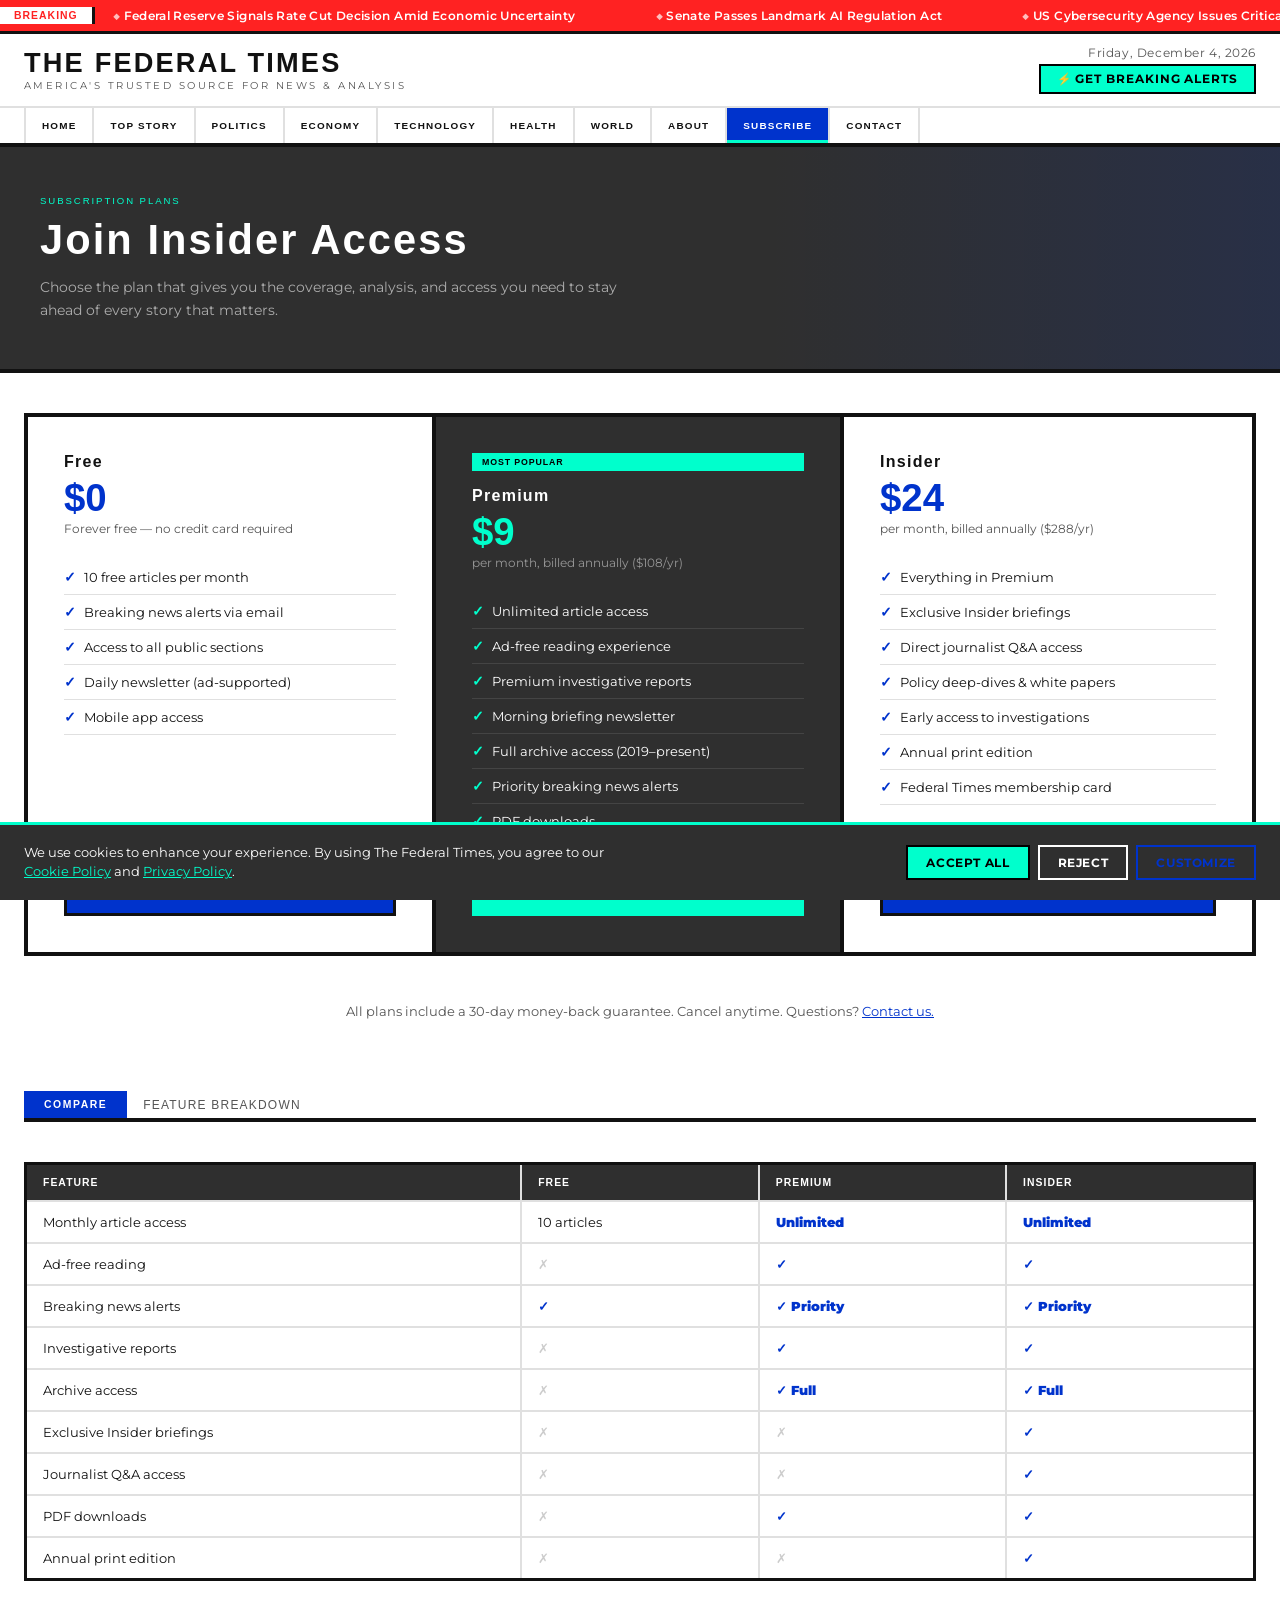
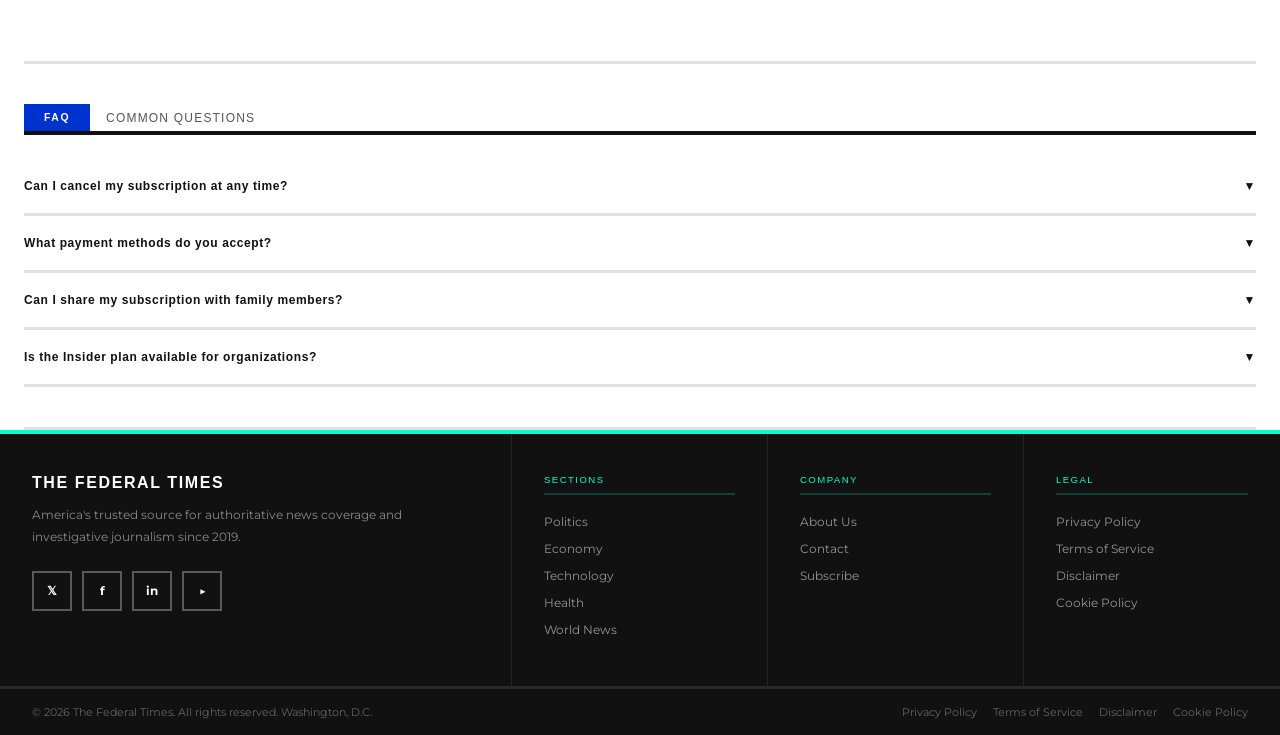
<file: pages/subscribe.html>
<!DOCTYPE html>
<html lang="en">
<head>
<meta charset="UTF-8">
<meta name="viewport" content="width=device-width, initial-scale=1.0">
<meta name="description" content="Subscribe to The Federal Times. Choose from Free, Premium, or Insider plans for ad-free reading and exclusive content.">
<title>Subscribe — The Federal Times</title>
<link rel="stylesheet" href="../css/style.css">
<style>
.plans-grid { display: grid; grid-template-columns: repeat(3, 1fr); gap: 0; border: 4px solid #111; margin: 40px 0; }
.plan-card { border-right: 4px solid #111; padding: 36px; display: flex; flex-direction: column; }
.plan-card:last-child { border-right: none; }
.plan-card.featured { background: var(--dark); color: #fff; }
.plan-badge { display: inline-block; background: var(--cta); color: #000; font-family: 'Syncopate', sans-serif; font-size: .55rem; letter-spacing: .1em; padding: 4px 10px; margin-bottom: 16px; font-weight: 700; }
.plan-name { font-family: 'Syncopate', sans-serif; font-size: 1rem; font-weight: 700; letter-spacing: .08em; margin-bottom: 8px; }
.plan-price { font-family: 'Syncopate', sans-serif; font-size: 2.4rem; font-weight: 700; color: var(--accent); line-height: 1; margin-bottom: 4px; }
.plan-card.featured .plan-price { color: var(--cta); }
.plan-period { font-size: .75rem; color: var(--muted); margin-bottom: 24px; }
.plan-card.featured .plan-period { color: rgba(255,255,255,.5); }
.plan-features { list-style: none; flex: 1; margin-bottom: 28px; }
.plan-features li { font-size: .82rem; padding: 8px 0; border-bottom: 1px solid #e0e0e0; display: flex; align-items: center; gap: 8px; }
.plan-card.featured .plan-features li { border-bottom-color: rgba(255,255,255,.1); }
.plan-features li::before { content: "✓"; color: var(--accent); font-weight: 900; font-size: .9rem; flex-shrink: 0; }
.plan-card.featured .plan-features li::before { color: var(--cta); }
.plan-cta { width: 100%; padding: 16px; border: 3px solid #111; background: var(--accent); color: #fff; font-family: 'Syncopate', sans-serif; font-size: .65rem; font-weight: 700; letter-spacing: .12em; text-transform: uppercase; cursor: pointer; transition: all .15s; }
.plan-cta:hover { background: #000; transform: translate(-3px,-3px); box-shadow: 5px 5px 0 #111; }
.plan-card.featured .plan-cta { background: var(--cta); color: #000; border-color: var(--cta); }
.plan-card.featured .plan-cta:hover { background: var(--cta2); border-color: var(--cta2); }
.compare-table { width: 100%; border-collapse: collapse; border: 3px solid #111; margin: 40px 0; }
.compare-table th, .compare-table td { border: 2px solid #e0e0e0; padding: 12px 16px; font-size: .82rem; text-align: left; }
.compare-table th { background: var(--dark); color: #fff; font-family: 'Syncopate', sans-serif; font-size: .65rem; letter-spacing: .1em; text-transform: uppercase; }
.compare-table tr:hover td { background: var(--card-bg); }
.check { color: var(--accent); font-weight: 900; }
.cross { color: #ccc; }
.faq-item { border-bottom: 3px solid #e0e0e0; padding: 20px 0; }
.faq-q { font-family: 'Syncopate', sans-serif; font-size: .75rem; font-weight: 700; letter-spacing: .05em; cursor: pointer; display: flex; justify-content: space-between; align-items: center; }
.faq-a { font-size: .85rem; color: var(--muted); line-height: 1.7; padding-top: 12px; display: none; }
.faq-item.open .faq-a { display: block; }
.faq-item.open .faq-arrow { transform: rotate(180deg); }
.faq-arrow { transition: transform .2s; }
@media (max-width: 768px) {
  .plans-grid { grid-template-columns: 1fr; }
  .plan-card { border-right: none; border-bottom: 4px solid #111; }
  .plan-card:last-child { border-bottom: none; }
}
</style>
</head>
<body>
<div id="cookie-banner" style="display:none"><p>We use cookies to enhance your experience. By using The Federal Times, you agree to our <a href="cookie-policy.html">Cookie Policy</a> and <a href="privacy.html">Privacy Policy</a>.</p><div class="cookie-btns"><button class="btn-accept" onclick="closeCookie('accepted')">Accept All</button><button class="btn-reject" onclick="closeCookie('rejected')">Reject</button><button class="btn-customize" onclick="closeCookie('customized')">Customize</button></div></div>
<div id="ticker-bar"><div class="ticker-label">BREAKING</div><div style="overflow:hidden;flex:1"><div class="ticker-track"><span>Federal Reserve Signals Rate Cut Decision Amid Economic Uncertainty</span><span>Senate Passes Landmark AI Regulation Act</span><span>US Cybersecurity Agency Issues Critical Alert</span><span>Smart Cities Initiative Expands to 40 U.S. Metropolitan Areas</span><span>Federal Reserve Signals Rate Cut Decision</span><span>Senate Passes Landmark AI Regulation Act</span><span>US Cybersecurity Agency Issues Critical Alert</span></div></div></div>
<header>
  <div class="header-top"><div class="logo-block"><a class="logo-name" href="../index.html">THE FEDERAL TIMES</a><div class="logo-tagline">America's Trusted Source for News &amp; Analysis</div></div><div class="header-meta"><div class="header-date" id="header-date"></div><button class="header-cta-btn" onclick="openModal('Breaking News Alerts — Free')">⚡ Get Breaking Alerts</button></div></div>
  <nav><a href="../index.html">Home</a><a href="article.html">Top Story</a><a href="politics.html">Politics</a><a href="economy.html">Economy</a><a href="technology.html">Technology</a><a href="health.html">Health</a><a href="world.html">World</a><a href="about.html">About</a><a href="subscribe.html" class="active">Subscribe</a><a href="contact.html">Contact</a></nav>
</header>

<div class="page-banner">
  <div class="page-banner-eyebrow">Subscription Plans</div>
  <h1>Join Insider Access</h1>
  <p>Choose the plan that gives you the coverage, analysis, and access you need to stay ahead of every story that matters.</p>
</div>

<div class="container">
  <div class="plans-grid">
    <div class="plan-card">
      <div class="plan-name">Free</div>
      <div class="plan-price">$0</div>
      <div class="plan-period">Forever free — no credit card required</div>
      <ul class="plan-features">
        <li>10 free articles per month</li>
        <li>Breaking news alerts via email</li>
        <li>Access to all public sections</li>
        <li>Daily newsletter (ad-supported)</li>
        <li>Mobile app access</li>
      </ul>
      <button class="plan-cta" onclick="openModal('Free Plan — Get Breaking Alerts')">Get Started Free</button>
    </div>
    <div class="plan-card featured">
      <div class="plan-badge">MOST POPULAR</div>
      <div class="plan-name">Premium</div>
      <div class="plan-price">$9</div>
      <div class="plan-period">per month, billed annually ($108/yr)</div>
      <ul class="plan-features">
        <li>Unlimited article access</li>
        <li>Ad-free reading experience</li>
        <li>Premium investigative reports</li>
        <li>Morning briefing newsletter</li>
        <li>Full archive access (2019–present)</li>
        <li>Priority breaking news alerts</li>
        <li>PDF downloads</li>
      </ul>
      <button class="plan-cta" onclick="openModal('Premium Plan — $9/month')">Start Premium Access</button>
    </div>
    <div class="plan-card">
      <div class="plan-name">Insider</div>
      <div class="plan-price">$24</div>
      <div class="plan-period">per month, billed annually ($288/yr)</div>
      <ul class="plan-features">
        <li>Everything in Premium</li>
        <li>Exclusive Insider briefings</li>
        <li>Direct journalist Q&amp;A access</li>
        <li>Policy deep-dives &amp; white papers</li>
        <li>Early access to investigations</li>
        <li>Annual print edition</li>
        <li>Federal Times membership card</li>
      </ul>
      <button class="plan-cta" onclick="openModal('Insider Plan — $24/month')">Join Insider Access</button>
    </div>
  </div>

  <div style="text-align:center;padding:8px 0 32px;color:var(--muted);font-size:.8rem;">
    All plans include a 30-day money-back guarantee. Cancel anytime. Questions? <a href="contact.html" style="color:var(--accent);">Contact us.</a>
  </div>

  <!-- COMPARE TABLE -->
  <div class="section">
    <div class="section-header"><div class="section-label">Compare</div><div class="section-title">Feature Breakdown</div></div>
    <table class="compare-table">
      <thead><tr><th>Feature</th><th>Free</th><th>Premium</th><th>Insider</th></tr></thead>
      <tbody>
        <tr><td>Monthly article access</td><td>10 articles</td><td class="check">Unlimited</td><td class="check">Unlimited</td></tr>
        <tr><td>Ad-free reading</td><td class="cross">✗</td><td class="check">✓</td><td class="check">✓</td></tr>
        <tr><td>Breaking news alerts</td><td class="check">✓</td><td class="check">✓ Priority</td><td class="check">✓ Priority</td></tr>
        <tr><td>Investigative reports</td><td class="cross">✗</td><td class="check">✓</td><td class="check">✓</td></tr>
        <tr><td>Archive access</td><td class="cross">✗</td><td class="check">✓ Full</td><td class="check">✓ Full</td></tr>
        <tr><td>Exclusive Insider briefings</td><td class="cross">✗</td><td class="cross">✗</td><td class="check">✓</td></tr>
        <tr><td>Journalist Q&amp;A access</td><td class="cross">✗</td><td class="cross">✗</td><td class="check">✓</td></tr>
        <tr><td>PDF downloads</td><td class="cross">✗</td><td class="check">✓</td><td class="check">✓</td></tr>
        <tr><td>Annual print edition</td><td class="cross">✗</td><td class="cross">✗</td><td class="check">✓</td></tr>
      </tbody>
    </table>
  </div>

  <!-- FAQ -->
  <div class="section">
    <div class="section-header"><div class="section-label">FAQ</div><div class="section-title">Common Questions</div></div>
    <div class="faq-item" onclick="this.classList.toggle('open')">
      <div class="faq-q">Can I cancel my subscription at any time? <span class="faq-arrow">▼</span></div>
      <div class="faq-a">Yes. You can cancel your subscription at any time from your account settings. If you cancel, you'll retain access until the end of your current billing period. We offer a 30-day money-back guarantee on all paid plans with no questions asked.</div>
    </div>
    <div class="faq-item" onclick="this.classList.toggle('open')">
      <div class="faq-q">What payment methods do you accept? <span class="faq-arrow">▼</span></div>
      <div class="faq-a">We accept all major credit cards (Visa, Mastercard, American Express, Discover), PayPal, and Apple Pay. All payments are processed securely through our PCI-compliant payment partners. We do not store your full card number on our servers.</div>
    </div>
    <div class="faq-item" onclick="this.classList.toggle('open')">
      <div class="faq-q">Can I share my subscription with family members? <span class="faq-arrow">▼</span></div>
      <div class="faq-a">Individual subscriptions are for single-user access only. If your household needs access for multiple members, please contact our subscriptions team at subscriptions@federaltimes.com for household plan options.</div>
    </div>
    <div class="faq-item" onclick="this.classList.toggle('open')">
      <div class="faq-q">Is the Insider plan available for organizations? <span class="faq-arrow">▼</span></div>
      <div class="faq-a">Yes. We offer institutional licensing for newsrooms, think tanks, corporations, and academic institutions. Institutional licenses include multi-seat access, API data feeds, and dedicated account management. Contact advertising@federaltimes.com for enterprise pricing.</div>
    </div>
  </div>
</div>

<!-- FOOTER -->
<footer><div class="footer-main"><div class="footer-col"><div class="footer-logo">THE FEDERAL TIMES</div><p class="footer-about">America's trusted source for authoritative news coverage and investigative journalism since 2019.</p><div class="social-links"><a class="social-link" href="#">𝕏</a><a class="social-link" href="#">f</a><a class="social-link" href="#">in</a><a class="social-link" href="#">▶</a></div></div><div class="footer-col"><div class="footer-col-title">Sections</div><ul class="footer-links"><li><a href="politics.html">Politics</a></li><li><a href="economy.html">Economy</a></li><li><a href="technology.html">Technology</a></li><li><a href="health.html">Health</a></li><li><a href="world.html">World News</a></li></ul></div><div class="footer-col"><div class="footer-col-title">Company</div><ul class="footer-links"><li><a href="about.html">About Us</a></li><li><a href="contact.html">Contact</a></li><li><a href="subscribe.html">Subscribe</a></li></ul></div><div class="footer-col"><div class="footer-col-title">Legal</div><ul class="footer-links"><li><a href="privacy.html">Privacy Policy</a></li><li><a href="terms.html">Terms of Service</a></li><li><a href="disclaimer.html">Disclaimer</a></li><li><a href="cookie-policy.html">Cookie Policy</a></li></ul></div></div><div class="footer-bottom"><p>© 2026 The Federal Times. All rights reserved. Washington, D.C.</p><div class="footer-legal"><a href="privacy.html">Privacy Policy</a><a href="terms.html">Terms of Service</a><a href="disclaimer.html">Disclaimer</a><a href="cookie-policy.html">Cookie Policy</a></div></div></footer>
<div id="modal-overlay" onclick="closeModal(event)"><div class="modal-box" onclick="event.stopPropagation()"><div class="modal-header"><h3>🔐 Join The Federal Times</h3><button class="modal-close" onclick="closeModal()">✕</button></div><div class="modal-body"><div class="modal-plan-badge" id="modal-plan-badge">Free Subscription</div><div class="modal-form-row"><label>Full Name *</label><input type="text" class="modal-input" id="modal-name" placeholder="Enter your full name"></div><div class="modal-form-row"><label>Email Address *</label><input type="email" class="modal-input" id="modal-email" placeholder="your@email.com"></div><div class="modal-form-row"><label>Phone Number</label><input type="tel" class="modal-input" id="modal-phone" placeholder="+1 (555) 000-0000"></div><div class="modal-form-row"><label>Selected Plan</label><input type="text" class="modal-input" id="modal-plan-input" readonly style="background:#f5f5f5;cursor:default"></div><input type="hidden" id="modal-plan-hidden"><div class="modal-consent"><input type="checkbox" id="modal-consent-check"><label for="modal-consent-check">I agree to the <a href="terms.html">Terms of Service</a> and <a href="privacy.html">Privacy Policy</a>, and consent to receive communications from The Federal Times.</label></div><button class="modal-submit" onclick="submitModal()">✓ Confirm &amp; Subscribe →</button><div class="success-msg" id="modal-success" style="display:none">🎉 Welcome! Check your inbox to confirm.</div></div></div></div>
<script src="../js/main.js"></script>
</body>
</html>
</file>
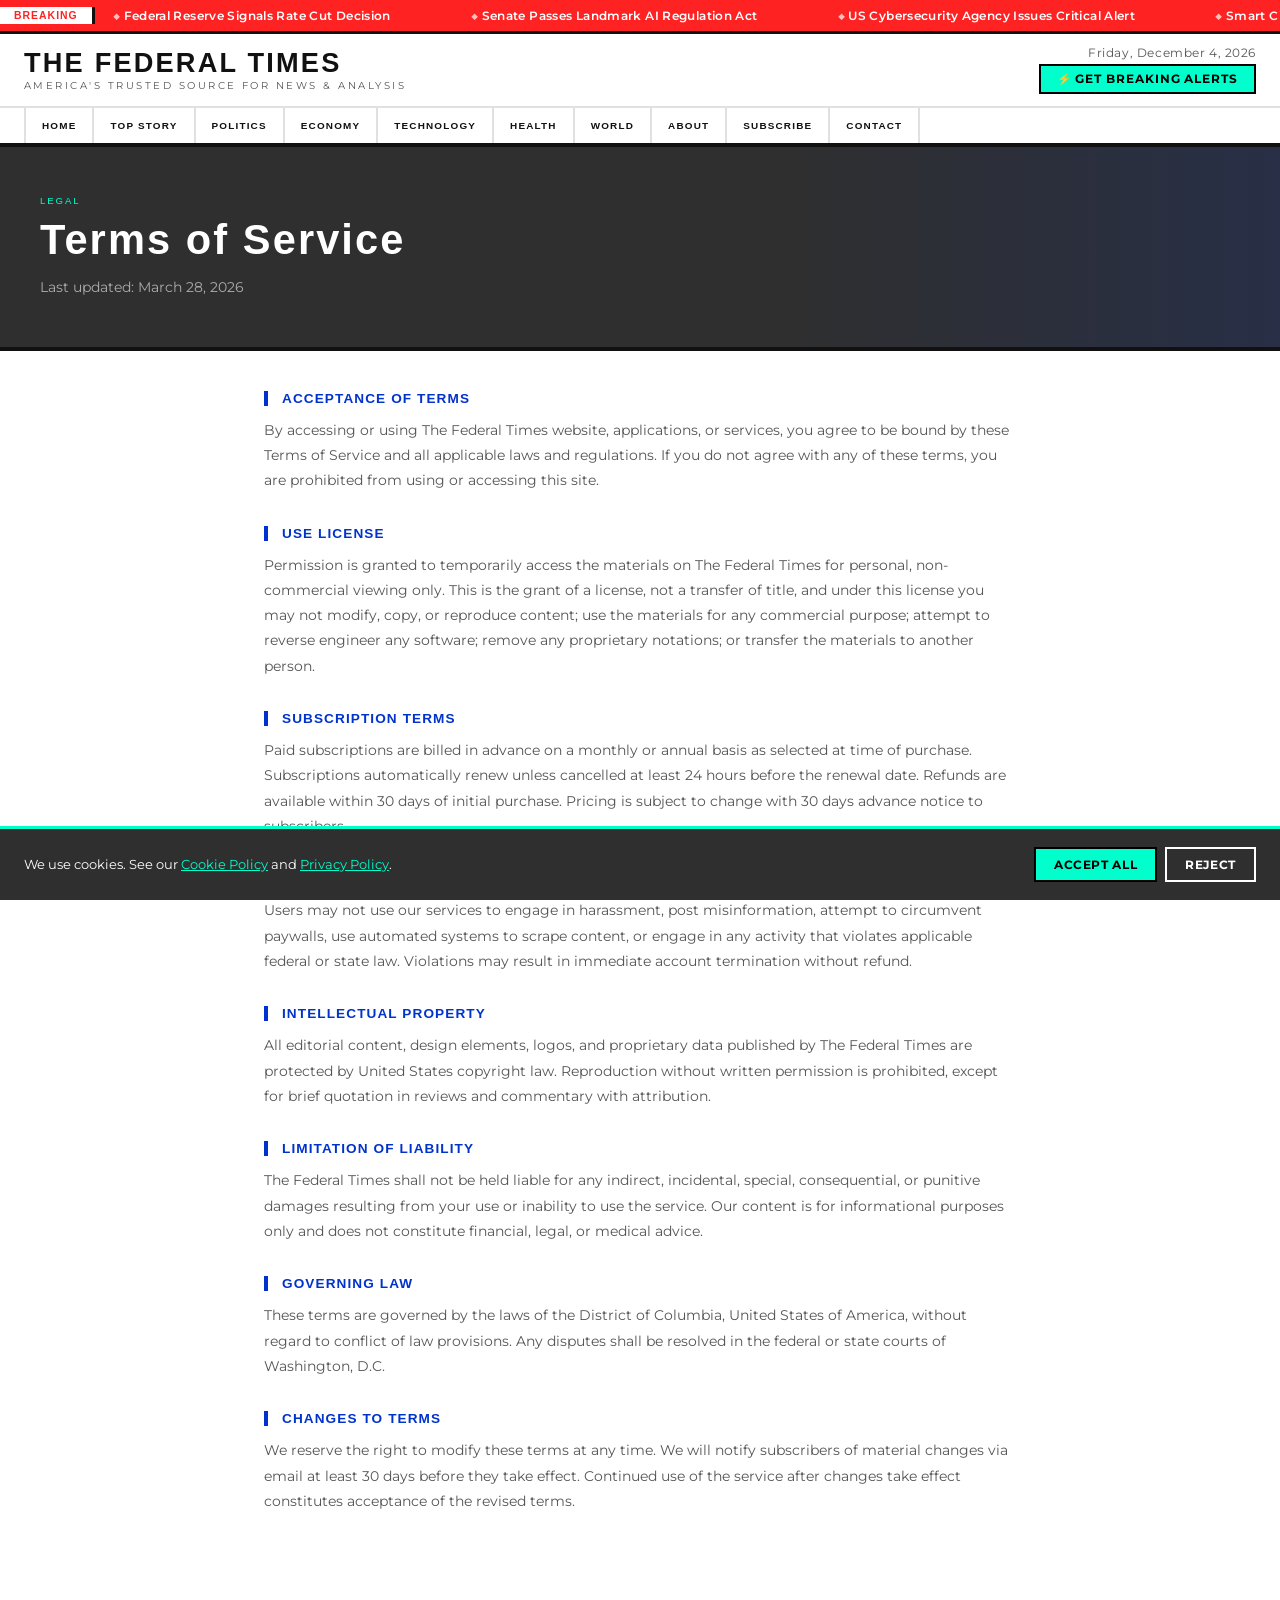
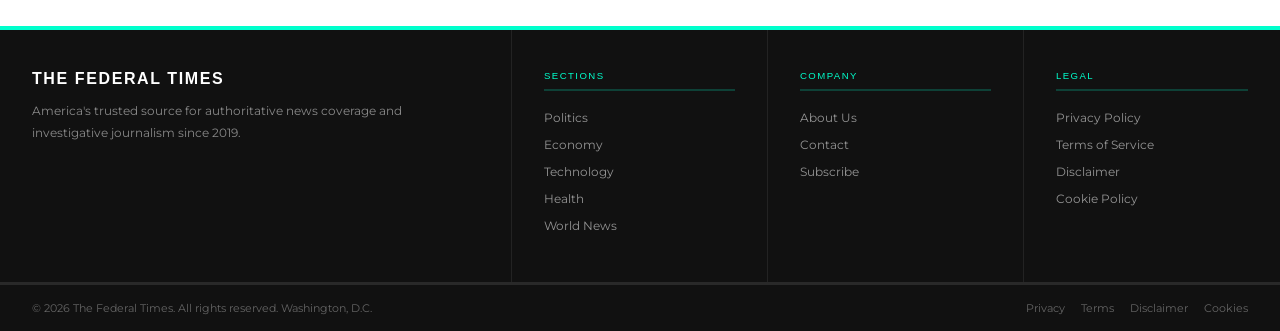
<file: pages/terms.html>
<!DOCTYPE html>
<html lang="en">
<head>
<meta charset="UTF-8">
<meta name="viewport" content="width=device-width, initial-scale=1.0">
<title>Terms of Service — The Federal Times</title>
<link rel="stylesheet" href="../css/style.css">
</head>
<body>
<div id="cookie-banner" style="display:none"><p>We use cookies. See our <a href="cookie-policy.html">Cookie Policy</a> and <a href="privacy.html">Privacy Policy</a>.</p><div class="cookie-btns"><button class="btn-accept" onclick="closeCookie('accepted')">Accept All</button><button class="btn-reject" onclick="closeCookie('rejected')">Reject</button></div></div>
<div id="ticker-bar"><div class="ticker-label">BREAKING</div><div style="overflow:hidden;flex:1"><div class="ticker-track"><span>Federal Reserve Signals Rate Cut Decision</span><span>Senate Passes Landmark AI Regulation Act</span><span>US Cybersecurity Agency Issues Critical Alert</span><span>Smart Cities Initiative Expands to 40 U.S. Metropolitan Areas</span><span>Federal Reserve Signals Rate Cut Decision</span><span>Senate Passes Landmark AI Regulation Act</span></div></div></div>
<header><div class="header-top"><div class="logo-block"><a class="logo-name" href="../index.html">THE FEDERAL TIMES</a><div class="logo-tagline">America's Trusted Source for News &amp; Analysis</div></div><div class="header-meta"><div class="header-date" id="header-date"></div><button class="header-cta-btn" onclick="openModal('Breaking News Alerts — Free')">⚡ Get Breaking Alerts</button></div></div><nav><a href="../index.html">Home</a><a href="article.html">Top Story</a><a href="politics.html">Politics</a><a href="economy.html">Economy</a><a href="technology.html">Technology</a><a href="health.html">Health</a><a href="world.html">World</a><a href="about.html">About</a><a href="subscribe.html">Subscribe</a><a href="contact.html">Contact</a></nav></header>
<div class="page-banner"><div class="page-banner-eyebrow">Legal</div><h1>Terms of Service</h1><p>Last updated: March 28, 2026</p></div>
<div class="legal-content">

<h2>Acceptance of Terms</h2>
<p>By accessing or using The Federal Times website, applications, or services, you agree to be bound by these Terms of Service and all applicable laws and regulations. If you do not agree with any of these terms, you are prohibited from using or accessing this site.</p>
<h2>Use License</h2>
<p>Permission is granted to temporarily access the materials on The Federal Times for personal, non-commercial viewing only. This is the grant of a license, not a transfer of title, and under this license you may not modify, copy, or reproduce content; use the materials for any commercial purpose; attempt to reverse engineer any software; remove any proprietary notations; or transfer the materials to another person.</p>
<h2>Subscription Terms</h2>
<p>Paid subscriptions are billed in advance on a monthly or annual basis as selected at time of purchase. Subscriptions automatically renew unless cancelled at least 24 hours before the renewal date. Refunds are available within 30 days of initial purchase. Pricing is subject to change with 30 days advance notice to subscribers.</p>
<h2>User Conduct</h2>
<p>Users may not use our services to engage in harassment, post misinformation, attempt to circumvent paywalls, use automated systems to scrape content, or engage in any activity that violates applicable federal or state law. Violations may result in immediate account termination without refund.</p>
<h2>Intellectual Property</h2>
<p>All editorial content, design elements, logos, and proprietary data published by The Federal Times are protected by United States copyright law. Reproduction without written permission is prohibited, except for brief quotation in reviews and commentary with attribution.</p>
<h2>Limitation of Liability</h2>
<p>The Federal Times shall not be held liable for any indirect, incidental, special, consequential, or punitive damages resulting from your use or inability to use the service. Our content is for informational purposes only and does not constitute financial, legal, or medical advice.</p>
<h2>Governing Law</h2>
<p>These terms are governed by the laws of the District of Columbia, United States of America, without regard to conflict of law provisions. Any disputes shall be resolved in the federal or state courts of Washington, D.C.</p>
<h2>Changes to Terms</h2>
<p>We reserve the right to modify these terms at any time. We will notify subscribers of material changes via email at least 30 days before they take effect. Continued use of the service after changes take effect constitutes acceptance of the revised terms.</p>

</div>
<footer><div class="footer-main"><div class="footer-col"><div class="footer-logo">THE FEDERAL TIMES</div><p class="footer-about">America's trusted source for authoritative news coverage and investigative journalism since 2019.</p></div><div class="footer-col"><div class="footer-col-title">Sections</div><ul class="footer-links"><li><a href="politics.html">Politics</a></li><li><a href="economy.html">Economy</a></li><li><a href="technology.html">Technology</a></li><li><a href="health.html">Health</a></li><li><a href="world.html">World News</a></li></ul></div><div class="footer-col"><div class="footer-col-title">Company</div><ul class="footer-links"><li><a href="about.html">About Us</a></li><li><a href="contact.html">Contact</a></li><li><a href="subscribe.html">Subscribe</a></li></ul></div><div class="footer-col"><div class="footer-col-title">Legal</div><ul class="footer-links"><li><a href="privacy.html">Privacy Policy</a></li><li><a href="terms.html">Terms of Service</a></li><li><a href="disclaimer.html">Disclaimer</a></li><li><a href="cookie-policy.html">Cookie Policy</a></li></ul></div></div><div class="footer-bottom"><p>&#169; 2026 The Federal Times. All rights reserved. Washington, D.C.</p><div class="footer-legal"><a href="privacy.html">Privacy</a><a href="terms.html">Terms</a><a href="disclaimer.html">Disclaimer</a><a href="cookie-policy.html">Cookies</a></div></div></footer>
<div id="modal-overlay" onclick="closeModal(event)"><div class="modal-box" onclick="event.stopPropagation()"><div class="modal-header"><h3>Join The Federal Times</h3><button class="modal-close" onclick="closeModal()">&#10005;</button></div><div class="modal-body"><div class="modal-plan-badge" id="modal-plan-badge">Free Subscription</div><div class="modal-form-row"><label>Full Name *</label><input type="text" class="modal-input" id="modal-name" placeholder="Enter your full name"></div><div class="modal-form-row"><label>Email Address *</label><input type="email" class="modal-input" id="modal-email" placeholder="your@email.com"></div><div class="modal-form-row"><label>Phone Number</label><input type="tel" class="modal-input" id="modal-phone" placeholder="+1 (555) 000-0000"></div><div class="modal-form-row"><label>Selected Plan</label><input type="text" class="modal-input" id="modal-plan-input" readonly style="background:#f5f5f5;cursor:default"></div><input type="hidden" id="modal-plan-hidden"><div class="modal-consent"><input type="checkbox" id="modal-consent-check"><label for="modal-consent-check">I agree to the <a href="terms.html">Terms of Service</a> and <a href="privacy.html">Privacy Policy</a>.</label></div><button class="modal-submit" onclick="submitModal()">Confirm &amp; Subscribe</button><div class="success-msg" id="modal-success" style="display:none">Welcome! Check your inbox.</div></div></div></div>
<script src="../js/main.js"></script>
</body>
</html>
</file>
<file: css/style.css>
@import url('https://fonts.googleapis.com/css2?family=Syncopate:wght@400;700&family=Montserrat:wght@400;600;700;900&family=Source+Serif+4:ital,wght@0,300;0,400;0,600;1,400&display=swap');

:root {
  --bg: #FFFFFF;
  --dark: #2F2F2F;
  --accent: #0033CC;
  --cta: #00FFCC;
  --cta2: #39FF14;
  --text: #111111;
  --muted: #555555;
  --border: #111111;
  --card-bg: #F5F5F5;
  --red: #FF2222;
  --yellow: #FFE500;
}

*, *::before, *::after { box-sizing: border-box; margin: 0; padding: 0; }
html { scroll-behavior: smooth; }
body { font-family: 'Montserrat', sans-serif; background: var(--bg); color: var(--text); overflow-x: hidden; }

/* ── COOKIE BANNER ── */
#cookie-banner {
  position: fixed; bottom: 0; left: 0; right: 0;
  background: var(--dark); color: #fff;
  border-top: 3px solid var(--cta);
  padding: 18px 24px;
  display: flex; align-items: center; justify-content: space-between; flex-wrap: wrap; gap: 12px;
  z-index: 9999;
  animation: slideUp .4s ease;
}
@keyframes slideUp { from { transform: translateY(100%); } to { transform: translateY(0); } }
#cookie-banner p { font-size: .82rem; max-width: 600px; line-height: 1.5; }
#cookie-banner a { color: var(--cta); text-decoration: underline; }
.cookie-btns { display: flex; gap: 8px; flex-wrap: wrap; }
.cookie-btns button {
  padding: 8px 18px; border: 2px solid;
  font-family: 'Montserrat', sans-serif; font-weight: 700; font-size: .78rem;
  cursor: pointer; letter-spacing: .05em; text-transform: uppercase; transition: all .15s;
}
.btn-accept { background: var(--cta); border-color: var(--cta); color: #000; }
.btn-accept:hover { background: var(--cta2); border-color: var(--cta2); }
.btn-reject { background: transparent; border-color: #fff; color: #fff; }
.btn-reject:hover { background: #fff; color: #000; }
.btn-customize { background: transparent; border-color: var(--accent); color: var(--accent); }
.btn-customize:hover { background: var(--accent); color: #fff; }

/* ── BREAKING TICKER ── */
#ticker-bar {
  background: var(--red); color: #fff;
  padding: 7px 0; overflow: hidden;
  border-bottom: 3px solid #111;
  display: flex; align-items: center;
}
.ticker-label {
  background: #fff; color: var(--red);
  font-family: 'Syncopate', sans-serif; font-size: .65rem; font-weight: 700;
  padding: 3px 14px; white-space: nowrap; margin-right: 18px;
  letter-spacing: .1em; flex-shrink: 0; border-right: 3px solid #111;
}
.ticker-track { display: flex; animation: ticker 30s linear infinite; white-space: nowrap; }
.ticker-track span { font-size: .78rem; font-weight: 600; letter-spacing: .03em; padding-right: 80px; }
.ticker-track span::before { content: "◆ "; opacity: .7; }
@keyframes ticker { from { transform: translateX(0); } to { transform: translateX(-50%); } }

/* ── HEADER ── */
header { background: #fff; border-bottom: 4px solid var(--border); position: sticky; top: 0; z-index: 900; }
.header-top {
  display: flex; align-items: center; justify-content: space-between;
  padding: 12px 24px; border-bottom: 2px solid #e0e0e0;
}
.logo-block { display: flex; flex-direction: column; }
.logo-name {
  font-family: 'Syncopate', sans-serif;
  font-size: clamp(1.1rem, 2.5vw, 1.7rem);
  font-weight: 700; letter-spacing: .08em; color: var(--text); line-height: 1;
  text-decoration: none;
}
.logo-tagline { font-size: .62rem; letter-spacing: .25em; color: var(--muted); text-transform: uppercase; margin-top: 3px; }
.header-meta { display: flex; flex-direction: column; align-items: flex-end; gap: 4px; }
.header-date { font-size: .72rem; color: var(--muted); letter-spacing: .05em; }
.header-cta-btn {
  background: var(--cta); color: #000; border: 2px solid #000;
  font-family: 'Montserrat', sans-serif; font-weight: 700; font-size: .72rem;
  letter-spacing: .08em; text-transform: uppercase; padding: 6px 16px;
  cursor: pointer; transition: all .15s;
}
.header-cta-btn:hover { background: var(--cta2); transform: translate(-2px,-2px); box-shadow: 3px 3px 0 #000; }

nav { display: flex; align-items: center; padding: 0 24px; overflow-x: auto; }
nav a {
  font-family: 'Syncopate', sans-serif; font-size: .62rem; font-weight: 700;
  letter-spacing: .12em; text-transform: uppercase; color: var(--text);
  text-decoration: none; padding: 12px 16px; border-right: 2px solid #e0e0e0;
  white-space: nowrap; transition: all .15s; position: relative;
}
nav a:first-child { border-left: 2px solid #e0e0e0; }
nav a:hover, nav a.active { background: var(--accent); color: #fff; }
nav a.active::after {
  content: ''; position: absolute; bottom: 0; left: 0; right: 0;
  height: 3px; background: var(--cta);
}

/* ── CONTAINER ── */
.container { max-width: 1280px; margin: 0 auto; padding: 0 24px; }
.section { padding: 40px 0; border-bottom: 3px solid #e0e0e0; }

/* ── SECTION HEADERS ── */
.section-header { display: flex; align-items: center; border-bottom: 4px solid #111; margin-bottom: 24px; }
.section-label {
  background: var(--accent); color: #fff;
  font-family: 'Syncopate', sans-serif; font-size: .65rem; font-weight: 700;
  letter-spacing: .15em; padding: 8px 20px; text-transform: uppercase;
}
.section-title { font-family: 'Syncopate', sans-serif; font-size: .75rem; letter-spacing: .1em; padding-left: 16px; color: var(--muted); text-transform: uppercase; }

/* ── NEWS GRID ── */
.news-grid { display: grid; grid-template-columns: 1fr 1fr 1fr 300px; gap: 0; border: 3px solid #111; }
.news-card { border-right: 3px solid #111; padding: 20px; cursor: pointer; transition: all .15s; display: flex; flex-direction: column; }
.news-card:last-child { border-right: none; }
.news-card:hover { background: var(--card-bg); transform: translate(-2px,-2px); box-shadow: 4px 4px 0 #111; z-index: 2; position: relative; }
.card-img { width: 100%; height: 160px; background: #ddd; overflow: hidden; border: 2px solid #111; margin-bottom: 14px; flex-shrink: 0; }
.card-img img { width: 100%; height: 100%; object-fit: cover; }
.card-cat { font-family: 'Syncopate', sans-serif; font-size: .55rem; letter-spacing: .15em; color: var(--accent); font-weight: 700; text-transform: uppercase; margin-bottom: 6px; }
.card-title { font-family: 'Montserrat', sans-serif; font-size: .95rem; font-weight: 800; line-height: 1.3; margin-bottom: 8px; flex: 1; }
.card-excerpt { font-size: .78rem; color: var(--muted); line-height: 1.6; margin-bottom: 12px; }
.card-meta { font-size: .68rem; color: var(--muted); letter-spacing: .05em; }

/* ── SIDEBAR WIDGET ── */
.sidebar-widget { padding: 20px; background: var(--dark); color: #fff; }
.widget-title { font-family: 'Syncopate', sans-serif; font-size: .6rem; letter-spacing: .15em; text-transform: uppercase; color: var(--cta); margin-bottom: 16px; padding-bottom: 8px; border-bottom: 2px solid var(--cta); }
.trending-item { display: flex; gap: 10px; align-items: flex-start; padding: 10px 0; border-bottom: 1px solid rgba(255,255,255,.1); cursor: pointer; }
.trending-item:last-child { border-bottom: none; }
.trending-num { font-family: 'Syncopate', sans-serif; font-size: 1.2rem; font-weight: 700; color: var(--cta); opacity: .4; line-height: 1; flex-shrink: 0; min-width: 26px; }
.trending-item h4 { font-size: .78rem; font-weight: 700; line-height: 1.4; }
.trending-item span { font-size: .65rem; color: rgba(255,255,255,.5); }

/* ── BTN NEON ── */
.btn-neon {
  background: var(--cta); color: #000; border: 3px solid var(--cta);
  font-family: 'Syncopate', sans-serif; font-size: .65rem; font-weight: 700;
  letter-spacing: .1em; padding: 14px 22px; cursor: pointer; text-transform: uppercase;
  transition: all .15s; white-space: nowrap; display: inline-block;
}
.btn-neon:hover { background: var(--cta2); border-color: var(--cta2); transform: translate(-2px,-2px); box-shadow: 4px 4px 0 #000; }

/* ── NEWSLETTER BANNER ── */
.newsletter-banner {
  background: var(--dark); border: 4px solid #111; padding: 40px;
  display: grid; grid-template-columns: 1fr auto; gap: 32px; align-items: center;
  margin: 40px 0; position: relative; overflow: hidden;
}
.newsletter-banner::before {
  content: '◈'; position: absolute; right: 200px; top: -20px;
  font-size: 120px; color: rgba(255,255,255,.04); font-family: 'Syncopate', sans-serif;
}
.newsletter-banner h2 { font-family: 'Syncopate', sans-serif; font-size: clamp(1rem, 2vw, 1.4rem); color: #fff; letter-spacing: .05em; margin-bottom: 8px; }
.newsletter-banner p { font-size: .82rem; color: rgba(255,255,255,.65); }
.newsletter-form { display: flex; gap: 0; }
.newsletter-form input {
  padding: 14px 18px; border: 3px solid var(--cta); border-right: none;
  background: rgba(255,255,255,.05); color: #fff;
  font-family: 'Montserrat', sans-serif; font-size: .82rem; width: 260px; outline: none;
}
.newsletter-form input::placeholder { color: rgba(255,255,255,.3); }

/* ── CATEGORIES ROW ── */
.categories-row { display: grid; grid-template-columns: repeat(5, 1fr); gap: 0; border: 3px solid #111; margin: 40px 0; }
.cat-card { border-right: 3px solid #111; padding: 24px 20px; cursor: pointer; transition: all .15s; position: relative; overflow: hidden; text-decoration: none; color: var(--text); display: block; }
.cat-card:last-child { border-right: none; }
.cat-card::before { content: ''; position: absolute; bottom: 0; left: 0; right: 0; height: 0; background: var(--accent); transition: height .2s; }
.cat-card:hover::before { height: 100%; }
.cat-card:hover .cat-icon, .cat-card:hover .cat-name, .cat-card:hover .cat-count { color: #fff; position: relative; z-index: 1; }
.cat-icon { font-size: 1.8rem; margin-bottom: 8px; display: block; }
.cat-name { font-family: 'Syncopate', sans-serif; font-size: .65rem; font-weight: 700; letter-spacing: .12em; text-transform: uppercase; display: block; margin-bottom: 4px; transition: color .2s; }
.cat-count { font-size: .72rem; color: var(--muted); transition: color .2s; }

/* ── PAGE BANNER ── */
.page-banner { background: var(--dark); border-bottom: 4px solid #111; padding: 48px 40px; position: relative; overflow: hidden; }
.page-banner::before { content: ''; position: absolute; right: 0; top: 0; bottom: 0; width: 40%; background: linear-gradient(to right, transparent, rgba(0,51,204,.15)); }
.page-banner-eyebrow { font-family: 'Syncopate', sans-serif; font-size: .6rem; letter-spacing: .2em; text-transform: uppercase; color: var(--cta); margin-bottom: 10px; }
.page-banner h1 { font-family: 'Syncopate', sans-serif; font-size: clamp(1.4rem, 4vw, 2.6rem); font-weight: 700; letter-spacing: .05em; color: #fff; margin-bottom: 12px; }
.page-banner p { font-size: .88rem; color: rgba(255,255,255,.6); max-width: 600px; line-height: 1.6; }

/* ── BACK BTN ── */
.back-btn {
  display: inline-flex; align-items: center; gap: 8px;
  background: transparent; border: 2px solid #111;
  font-family: 'Syncopate', sans-serif; font-size: .58rem; font-weight: 700;
  letter-spacing: .1em; text-transform: uppercase; padding: 8px 16px;
  cursor: pointer; margin-bottom: 24px; transition: all .15s;
  text-decoration: none; color: var(--text);
}
.back-btn:hover { background: var(--accent); color: #fff; border-color: var(--accent); }

/* ── GLOW HOVER ── */
.glow-hover:hover { box-shadow: 0 0 18px rgba(0,255,204,.35); }

/* ── SUCCESS MSG ── */
.success-msg {
  background: var(--cta); color: #000; padding: 12px 20px;
  font-weight: 700; font-size: .82rem; margin-top: 12px;
  border: 2px solid #111;
}

/* ── MODAL ── */
#modal-overlay {
  display: none; position: fixed; inset: 0;
  background: rgba(0,0,0,.75); z-index: 9990;
  align-items: center; justify-content: center; padding: 20px;
}
#modal-overlay.open { display: flex; animation: fadeIn .2s ease; }
@keyframes fadeIn { from { opacity: 0; } to { opacity: 1; } }
.modal-box { background: #fff; border: 4px solid #111; max-width: 520px; width: 100%; position: relative; animation: slideDown .25s ease; }
@keyframes slideDown { from { transform: translateY(-30px); opacity: 0; } to { transform: translateY(0); opacity: 1; } }
.modal-header { background: var(--dark); color: #fff; padding: 20px 28px; display: flex; align-items: center; justify-content: space-between; border-bottom: 3px solid var(--cta); }
.modal-header h3 { font-family: 'Syncopate', sans-serif; font-size: .8rem; font-weight: 700; letter-spacing: .1em; }
.modal-close { background: transparent; border: 2px solid rgba(255,255,255,.4); color: #fff; width: 30px; height: 30px; font-size: 1rem; cursor: pointer; display: flex; align-items: center; justify-content: center; transition: all .15s; }
.modal-close:hover { background: #FF2222; border-color: #FF2222; }
.modal-body { padding: 28px; }
.modal-plan-badge { display: inline-block; background: var(--accent); color: #fff; font-family: 'Syncopate', sans-serif; font-size: .6rem; letter-spacing: .1em; padding: 5px 14px; margin-bottom: 20px; }
.modal-form-row { margin-bottom: 16px; }
.modal-form-row label { display: block; font-family: 'Syncopate', sans-serif; font-size: .58rem; letter-spacing: .12em; text-transform: uppercase; font-weight: 700; margin-bottom: 6px; color: var(--muted); }
.modal-input { width: 100%; padding: 11px 14px; border: 3px solid #111; font-family: 'Montserrat', sans-serif; font-size: .85rem; outline: none; transition: border-color .15s; }
.modal-input:focus { border-color: var(--accent); }
.modal-consent { display: flex; gap: 10px; align-items: flex-start; margin: 16px 0; font-size: .75rem; color: var(--muted); line-height: 1.5; }
.modal-consent input { margin-top: 2px; flex-shrink: 0; width: 16px; height: 16px; accent-color: var(--accent); cursor: pointer; }
.modal-consent a { color: var(--accent); }
.modal-submit { width: 100%; padding: 16px; background: var(--cta); color: #000; border: 3px solid #111; font-family: 'Syncopate', sans-serif; font-size: .68rem; font-weight: 700; letter-spacing: .12em; text-transform: uppercase; cursor: pointer; transition: all .15s; }
.modal-submit:hover { background: var(--cta2); transform: translate(-2px,-2px); box-shadow: 4px 4px 0 #111; }

/* ── FOOTER ── */
footer { background: #111; color: #fff; border-top: 4px solid var(--cta); }
.footer-main { display: grid; grid-template-columns: 2fr 1fr 1fr 1fr; gap: 0; border-bottom: 3px solid rgba(255,255,255,.1); }
.footer-col { padding: 40px 32px; border-right: 1px solid rgba(255,255,255,.08); }
.footer-col:last-child { border-right: none; }
.footer-logo { font-family: 'Syncopate', sans-serif; font-size: 1rem; font-weight: 700; letter-spacing: .1em; color: #fff; margin-bottom: 12px; }
.footer-about { font-size: .78rem; color: rgba(255,255,255,.5); line-height: 1.7; margin-bottom: 20px; }
.footer-col-title { font-family: 'Syncopate', sans-serif; font-size: .6rem; letter-spacing: .15em; text-transform: uppercase; color: var(--cta); margin-bottom: 16px; padding-bottom: 8px; border-bottom: 2px solid rgba(0,255,204,.2); }
.footer-links { list-style: none; }
.footer-links li { margin-bottom: 8px; }
.footer-links a { color: rgba(255,255,255,.55); text-decoration: none; font-size: .78rem; transition: color .15s; cursor: pointer; }
.footer-links a:hover { color: var(--cta); }
.footer-bottom { padding: 16px 32px; display: flex; align-items: center; justify-content: space-between; flex-wrap: wrap; gap: 12px; }
.footer-bottom p { font-size: .7rem; color: rgba(255,255,255,.35); }
.footer-legal { display: flex; gap: 16px; flex-wrap: wrap; }
.footer-legal a { font-size: .7rem; color: rgba(255,255,255,.35); text-decoration: none; transition: color .15s; }
.footer-legal a:hover { color: var(--cta); }

/* ── SOCIAL LINKS ── */
.social-links { display: flex; gap: 10px; flex-wrap: wrap; margin-top: 24px; }
.social-link { width: 40px; height: 40px; border: 2px solid rgba(255,255,255,.3); display: flex; align-items: center; justify-content: center; color: #fff; font-size: .75rem; font-weight: 700; text-decoration: none; transition: all .15s; }
.social-link:hover { background: var(--cta); border-color: var(--cta); color: #000; }

/* ── FORM INPUTS ── */
.form-row { margin-bottom: 20px; }
.form-row label { display: block; font-family: 'Syncopate', sans-serif; font-size: .58rem; letter-spacing: .15em; text-transform: uppercase; font-weight: 700; margin-bottom: 8px; color: var(--muted); }
.form-input { width: 100%; padding: 12px 16px; border: 3px solid #111; background: var(--bg); font-family: 'Montserrat', sans-serif; font-size: .85rem; outline: none; transition: border-color .15s; }
.form-input:focus { border-color: var(--accent); }
textarea.form-input { min-height: 120px; resize: vertical; }

/* ── LEGAL CONTENT ── */
.legal-content { max-width: 800px; margin: 40px auto; padding: 0 24px 60px; }
.legal-content h2 { font-family: 'Syncopate', sans-serif; font-size: .85rem; font-weight: 700; letter-spacing: .08em; text-transform: uppercase; color: var(--accent); margin: 32px 0 12px; padding-left: 14px; border-left: 4px solid var(--accent); }
.legal-content p, .legal-content li { font-size: .88rem; line-height: 1.8; color: var(--muted); margin-bottom: 12px; }
.legal-content ul { padding-left: 20px; }
.legal-content ul li { list-style: disc; margin-bottom: 6px; }

/* ── RESPONSIVE ── */
@media (max-width: 1024px) {
  .news-grid { grid-template-columns: 1fr 1fr; }
  .news-grid .sidebar-widget { grid-column: 1/-1; }
  .footer-main { grid-template-columns: 1fr 1fr; }
  .categories-row { grid-template-columns: repeat(3, 1fr); }
}
@media (max-width: 768px) {
  .header-top { flex-direction: column; gap: 12px; text-align: center; }
  .header-meta { align-items: center; }
  nav a { padding: 10px 12px; font-size: .55rem; }
  .news-grid { grid-template-columns: 1fr; }
  .news-card { border-right: none; border-bottom: 3px solid #111; }
  .newsletter-banner { grid-template-columns: 1fr; text-align: center; }
  .newsletter-form { flex-direction: column; }
  .newsletter-form input { width: 100%; border-right: 3px solid var(--cta); border-bottom: none; }
  .categories-row { grid-template-columns: 1fr 1fr; }
  .footer-main { grid-template-columns: 1fr; }
  .footer-col { border-right: none; border-bottom: 1px solid rgba(255,255,255,.08); }
  .footer-bottom { flex-direction: column; align-items: flex-start; }
  .page-banner { padding: 32px 20px; }
}
</file>
